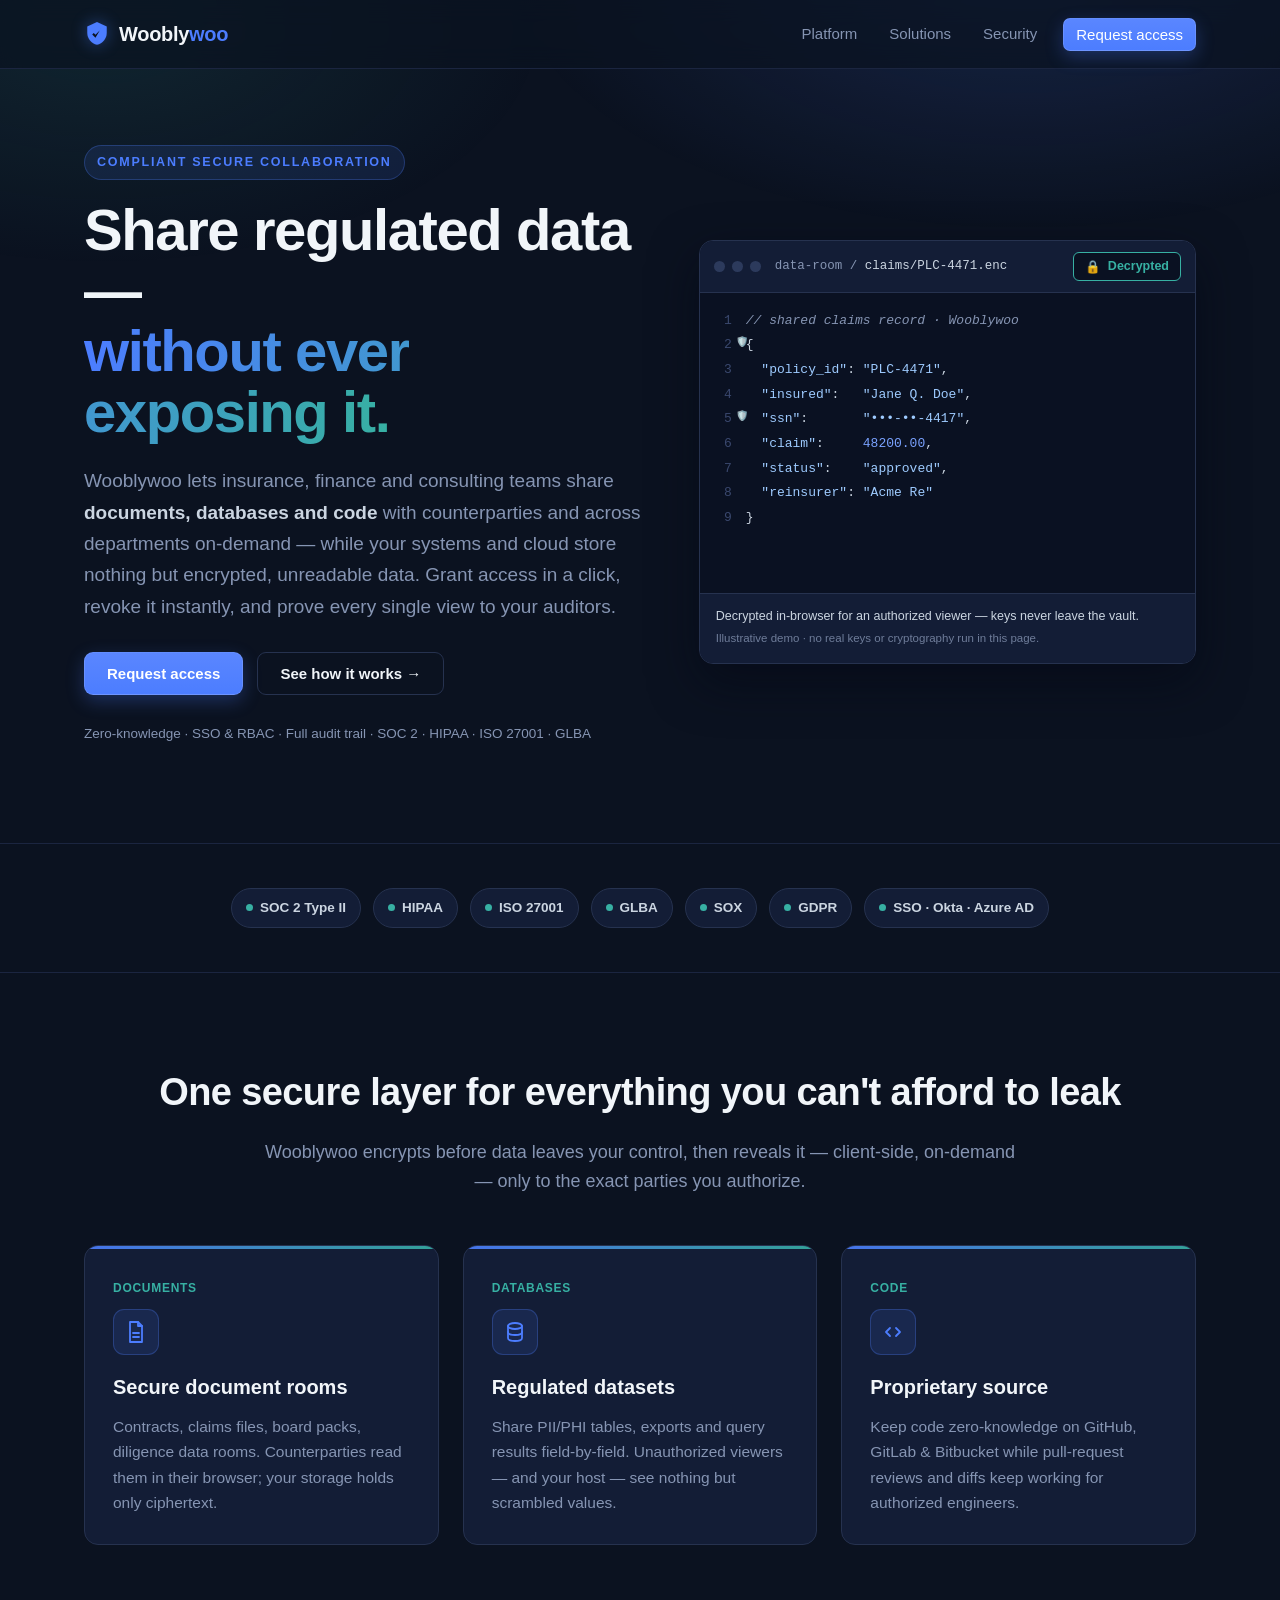
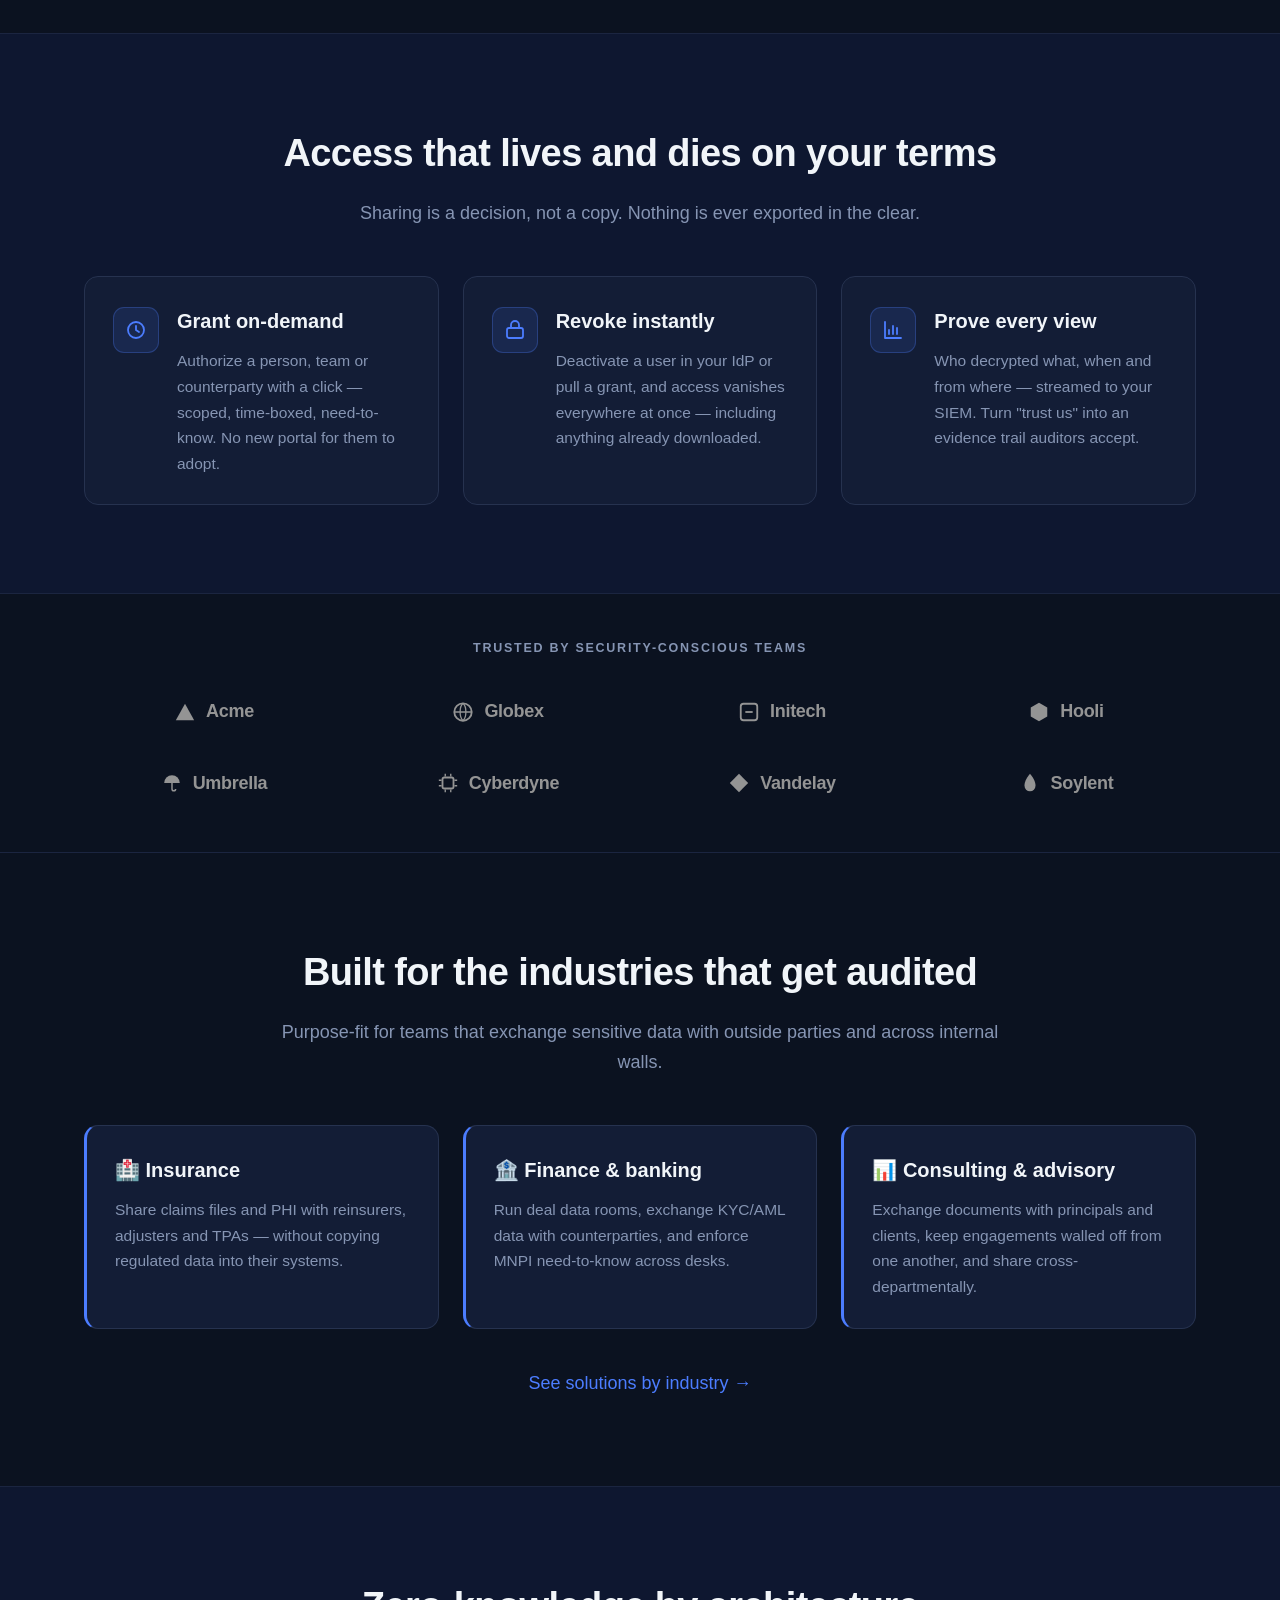
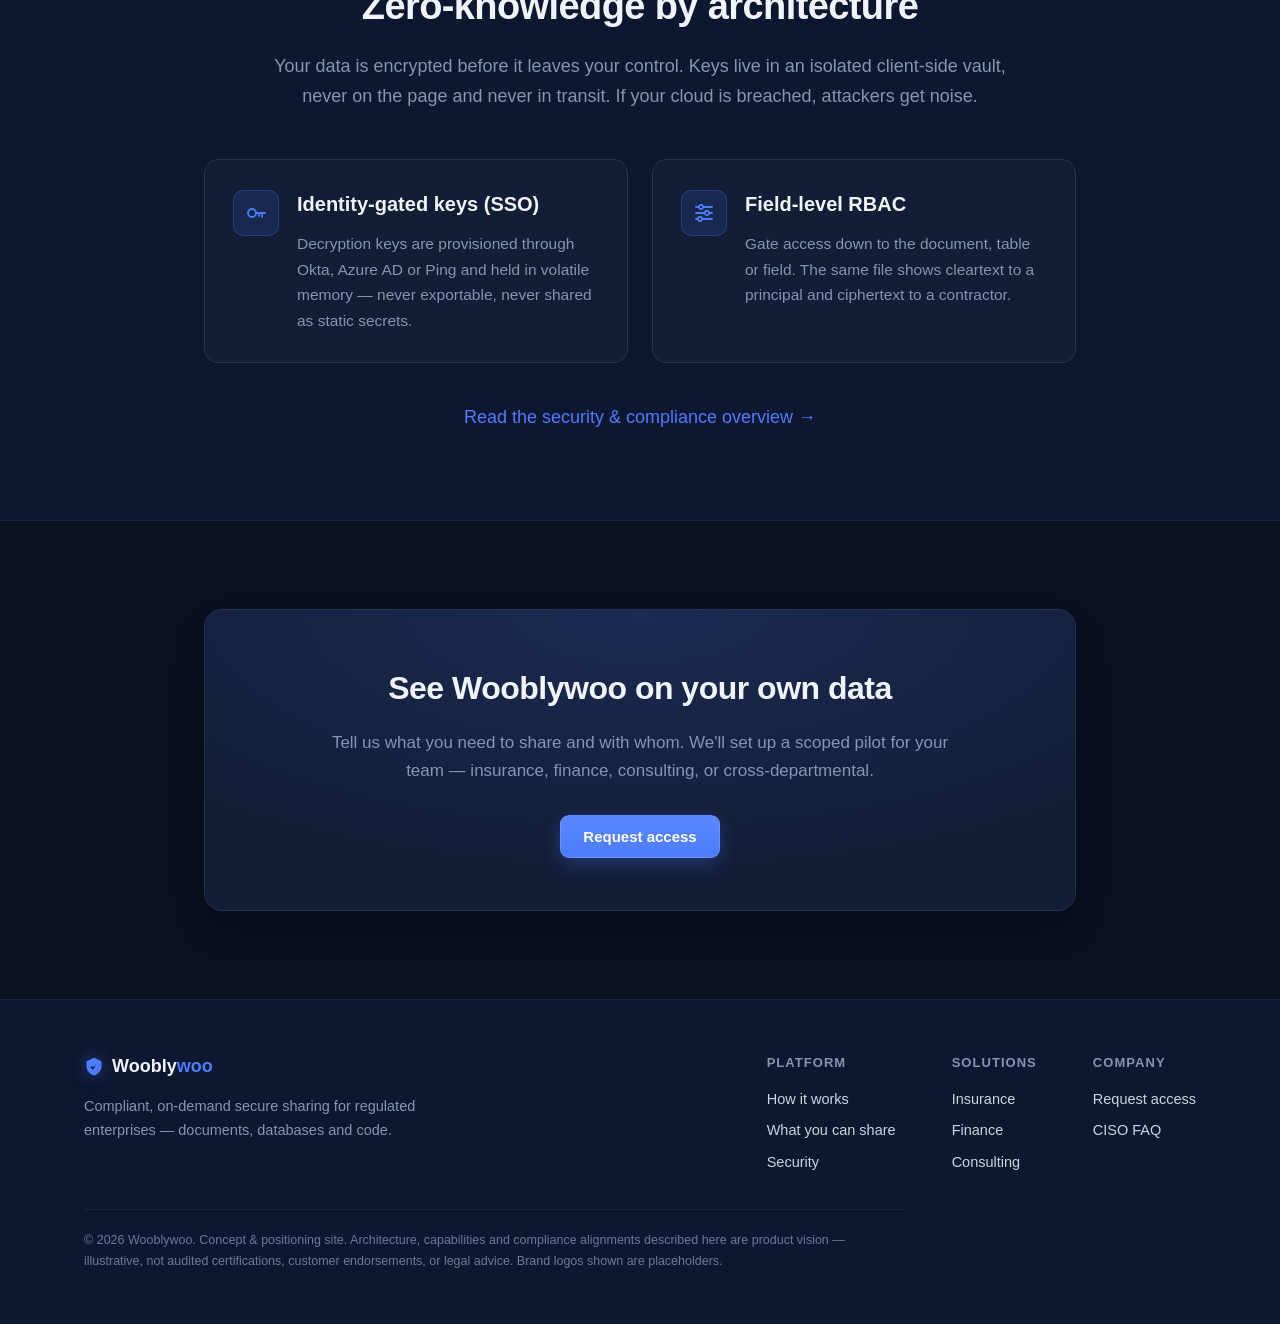
<file: index.html>
<!DOCTYPE html>
<html lang="en">
<head>
  <meta charset="UTF-8" />
  <meta name="viewport" content="width=device-width, initial-scale=1.0" />
  <title>Wooblywoo — Compliant, on-demand secure data sharing for regulated enterprises</title>
  <meta name="description" content="Wooblywoo lets insurance, finance and consulting teams share documents, databases and code with counterparties and across departments on-demand — while your systems store only encrypted, unreadable data. Grant in a click, revoke instantly, prove every view." />
  <meta name="color-scheme" content="dark" />
  <meta property="og:type" content="website" />
  <meta property="og:title" content="Wooblywoo — Share regulated data without ever exposing it" />
  <meta property="og:description" content="On-demand, zero-knowledge sharing of documents, databases and code for insurance, finance and consulting." />
  <link rel="icon" href="data:image/svg+xml,%3Csvg xmlns='http://www.w3.org/2000/svg' viewBox='0 0 24 24'%3E%3Cpath fill='%234c7dff' d='M12 1 3 5v6c0 5 3.8 9.7 9 11 5.2-1.3 9-6 9-11V5l-9-4Z'/%3E%3Cpath fill='%230b1220' d='m10.6 15.4-3-3 1.4-1.4 1.6 1.6 3.9-3.9L16 6.2l-5.4 9.2Z'/%3E%3C/svg%3E" />
  <link rel="stylesheet" href="styles.css" />
</head>
<body>
  <a class="skip-link" href="#hero">Skip to content</a>

  <header class="site-header">
    <div class="container header-inner">
      <a class="logo" href="index.html" aria-label="Wooblywoo home">
        <svg class="logo-mark" viewBox="0 0 24 24" width="26" height="26" aria-hidden="true"><path fill="var(--accent)" d="M12 1 3 5v6c0 5 3.8 9.7 9 11 5.2-1.3 9-6 9-11V5l-9-4Z" /><path fill="var(--bg)" d="m10.6 15.4-3-3 1.4-1.4 1.6 1.6 3.9-3.9L16 6.2l-5.4 9.2Z" /></svg>
        <span>Woobly<span class="logo-accent">woo</span></span>
      </a>
      <button class="nav-toggle" aria-expanded="false" aria-controls="primary-nav" aria-label="Toggle navigation"><span></span><span></span><span></span></button>
      <nav id="primary-nav" class="primary-nav" aria-label="Primary">
        <a href="platform.html">Platform</a>
        <a href="solutions.html">Solutions</a>
        <a href="security.html">Security</a>
        <a class="btn btn-primary btn-sm" href="contact.html">Request access</a>
      </nav>
    </div>
  </header>

  <main>
    <!-- HERO -->
    <section class="hero" id="hero">
      <div class="container hero-grid">
        <div class="hero-copy">
          <span class="eyebrow">Compliant secure collaboration</span>
          <h1>Share regulated data —<br /><span class="grad">without ever exposing it.</span></h1>
          <p class="hero-sub">
            Wooblywoo lets insurance, finance and consulting teams share
            <em>documents, databases and code</em> with counterparties and across departments
            on-demand — while your systems and cloud store nothing but encrypted, unreadable data.
            Grant access in a click, revoke it instantly, and prove every single view to your auditors.
          </p>
          <div class="hero-cta">
            <a class="btn btn-primary" href="contact.html">Request access</a>
            <a class="btn btn-ghost" href="platform.html">See how it works →</a>
          </div>
          <p class="hero-note">Zero-knowledge · SSO &amp; RBAC · Full audit trail · SOC&nbsp;2 · HIPAA · ISO&nbsp;27001 · GLBA</p>
        </div>

        <figure class="demo" aria-label="A shared claims record shown as ciphertext, then decrypted in the browser for an authorized viewer">
          <div class="demo-chrome">
            <div class="demo-dots"><span></span><span></span><span></span></div>
            <div class="demo-file"><span class="demo-path">data-room</span> / <span class="demo-name">claims/PLC-4471.enc</span></div>
            <button id="demo-toggle" class="demo-toggle" type="button" aria-pressed="false">
              <span class="demo-toggle-icon" aria-hidden="true">🔓</span><span class="demo-toggle-label">Locked</span>
            </button>
          </div>
          <div id="code" class="demo-code" role="img" aria-label="A claims record shown as encrypted ciphertext, then decrypted into readable fields with verified-field shields"></div>
          <figcaption class="demo-caption">
            <span id="demo-status">Ciphertext at rest — what your servers and cloud actually store.</span>
            <span class="demo-note">Illustrative demo · no real keys or cryptography run in this page.</span>
          </figcaption>
        </figure>
      </div>
    </section>

    <!-- COMPLIANCE STRIP -->
    <section class="trusted">
      <div class="container">
        <ul class="compliance-strip reveal-group" aria-label="Compliance alignment">
          <li><span class="dot"></span>SOC 2 Type II</li>
          <li><span class="dot"></span>HIPAA</li>
          <li><span class="dot"></span>ISO 27001</li>
          <li><span class="dot"></span>GLBA</li>
          <li><span class="dot"></span>SOX</li>
          <li><span class="dot"></span>GDPR</li>
          <li><span class="dot"></span>SSO · Okta · Azure AD</li>
        </ul>
      </div>
    </section>

    <!-- PILLARS -->
    <section class="section" id="what">
      <div class="container">
        <h2 class="section-title">One secure layer for everything you can't afford to leak</h2>
        <p class="section-lead">Wooblywoo encrypts before data leaves your control, then reveals it — client-side, on-demand — only to the exact parties you authorize.</p>
        <div class="grid grid-3 reveal-group">
          <article class="card pillar">
            <span class="tag">Documents</span>
            <div class="card-icon"><svg viewBox="0 0 24 24" fill="none" stroke="#4c7dff" stroke-width="1.8" stroke-linejoin="round" stroke-linecap="round"><path d="M6 2h8l4 4v16H6z"/><path d="M14 2v4h4"/><path d="M9 13h6M9 17h6"/></svg></div>
            <h3>Secure document rooms</h3>
            <p>Contracts, claims files, board packs, diligence data rooms. Counterparties read them in their browser; your storage holds only ciphertext.</p>
          </article>
          <article class="card pillar">
            <span class="tag">Databases</span>
            <div class="card-icon"><svg viewBox="0 0 24 24" fill="none" stroke="#4c7dff" stroke-width="1.8" stroke-linecap="round"><ellipse cx="12" cy="6" rx="7" ry="3"/><path d="M5 6v6c0 1.7 3.1 3 7 3s7-1.3 7-3V6"/><path d="M5 12v6c0 1.7 3.1 3 7 3s7-1.3 7-3v-6"/></svg></div>
            <h3>Regulated datasets</h3>
            <p>Share PII/PHI tables, exports and query results field-by-field. Unauthorized viewers — and your host — see nothing but scrambled values.</p>
          </article>
          <article class="card pillar">
            <span class="tag">Code</span>
            <div class="card-icon"><svg viewBox="0 0 24 24" fill="none" stroke="#4c7dff" stroke-width="1.8" stroke-linecap="round" stroke-linejoin="round"><path d="M9 8l-4 4 4 4M15 8l4 4-4 4"/></svg></div>
            <h3>Proprietary source</h3>
            <p>Keep code zero-knowledge on GitHub, GitLab &amp; Bitbucket while pull-request reviews and diffs keep working for authorized engineers.</p>
          </article>
        </div>
      </div>
    </section>

    <!-- ON-DEMAND -->
    <section class="section section-alt" id="ondemand">
      <div class="container">
        <h2 class="section-title">Access that lives and dies on your terms</h2>
        <p class="section-lead">Sharing is a decision, not a copy. Nothing is ever exported in the clear.</p>
        <div class="grid grid-3 reveal-group">
          <article class="card feature-row">
            <div class="card-icon"><svg viewBox="0 0 24 24" fill="none" stroke="#4c7dff" stroke-width="1.8" stroke-linecap="round"><circle cx="12" cy="12" r="8"/><path d="M12 8v4l3 2"/></svg></div>
            <div><h3>Grant on-demand</h3><p>Authorize a person, team or counterparty with a click — scoped, time-boxed, need-to-know. No new portal for them to adopt.</p></div>
          </article>
          <article class="card feature-row">
            <div class="card-icon"><svg viewBox="0 0 24 24" fill="none" stroke="#4c7dff" stroke-width="1.8" stroke-linecap="round"><rect x="4" y="10" width="16" height="10" rx="2"/><path d="M8 10V7a4 4 0 0 1 8 0v3"/></svg></div>
            <div><h3>Revoke instantly</h3><p>Deactivate a user in your IdP or pull a grant, and access vanishes everywhere at once — including anything already downloaded.</p></div>
          </article>
          <article class="card feature-row">
            <div class="card-icon"><svg viewBox="0 0 24 24" fill="none" stroke="#4c7dff" stroke-width="1.8" stroke-linecap="round" stroke-linejoin="round"><path d="M4 20V4M4 20h16M8 16v-4M12 16V8M16 16v-6"/></svg></div>
            <div><h3>Prove every view</h3><p>Who decrypted what, when and from where — streamed to your SIEM. Turn "trust us" into an evidence trail auditors accept.</p></div>
          </article>
        </div>
      </div>
    </section>

    <!-- TRUSTED BY -->
    <section class="trusted" id="trusted">
      <div class="container">
        <p class="trusted-eyebrow">Trusted by security-conscious teams</p>
        <!-- Placeholder brands — swap these wordmarks for your real customer logos before launch. -->
        <ul class="logo-wall reveal-group" aria-label="Customer logos (illustrative placeholders)">
          <li class="brand"><svg viewBox="0 0 24 24" width="22" height="22" aria-hidden="true"><path fill="currentColor" d="M12 3 22 21H2Z"/></svg><span class="wordmark">Acme</span></li>
          <li class="brand"><svg viewBox="0 0 24 24" width="22" height="22" aria-hidden="true"><circle cx="12" cy="12" r="9.5" fill="none" stroke="currentColor" stroke-width="2"/><path d="M2.5 12h19M12 2.5c4.2 4 4.2 15 0 19M12 2.5c-4.2 4-4.2 15 0 19" fill="none" stroke="currentColor" stroke-width="1.4"/></svg><span class="wordmark">Globex</span></li>
          <li class="brand"><svg viewBox="0 0 24 24" width="22" height="22" aria-hidden="true"><rect x="3" y="3" width="18" height="18" rx="3" fill="none" stroke="currentColor" stroke-width="2"/><path d="M8 12h8" stroke="currentColor" stroke-width="2"/></svg><span class="wordmark">Initech</span></li>
          <li class="brand"><svg viewBox="0 0 24 24" width="22" height="22" aria-hidden="true"><path fill="currentColor" d="M12 2 21 7v10l-9 5-9-5V7Z"/></svg><span class="wordmark">Hooli</span></li>
          <li class="brand"><svg viewBox="0 0 24 24" width="22" height="22" aria-hidden="true"><path d="M12 3.5a8.5 8.5 0 0 1 8.5 8.5h-17A8.5 8.5 0 0 1 12 3.5Z" fill="currentColor"/><path d="M12 12v6.5a2 2 0 0 0 4 0" fill="none" stroke="currentColor" stroke-width="1.6"/></svg><span class="wordmark">Umbrella</span></li>
          <li class="brand"><svg viewBox="0 0 24 24" width="22" height="22" aria-hidden="true"><rect x="6" y="6" width="12" height="12" rx="2" fill="none" stroke="currentColor" stroke-width="2"/><path d="M9 2v3M15 2v3M9 19v3M15 19v3M2 9h3M2 15h3M19 9h3M19 15h3" stroke="currentColor" stroke-width="1.5"/></svg><span class="wordmark">Cyberdyne</span></li>
          <li class="brand"><svg viewBox="0 0 24 24" width="22" height="22" aria-hidden="true"><path fill="currentColor" d="M12 2 22 12 12 22 2 12Z"/></svg><span class="wordmark">Vandelay</span></li>
          <li class="brand"><svg viewBox="0 0 24 24" width="22" height="22" aria-hidden="true"><path fill="currentColor" d="M12 2c-5 6-6 10-6 13a6 6 0 0 0 12 0c0-3-1-7-6-13Z"/></svg><span class="wordmark">Soylent</span></li>
        </ul>
      </div>
    </section>

    <!-- INDUSTRIES TEASER -->
    <section class="section" id="industries">
      <div class="container">
        <h2 class="section-title">Built for the industries that get audited</h2>
        <p class="section-lead">Purpose-fit for teams that exchange sensitive data with outside parties and across internal walls.</p>
        <div class="grid grid-3 reveal-group">
          <article class="card industry">
            <h3>🏥 Insurance</h3>
            <p>Share claims files and PHI with reinsurers, adjusters and TPAs — without copying regulated data into their systems.</p>
          </article>
          <article class="card industry">
            <h3>🏦 Finance &amp; banking</h3>
            <p>Run deal data rooms, exchange KYC/AML data with counterparties, and enforce MNPI need-to-know across desks.</p>
          </article>
          <article class="card industry">
            <h3>📊 Consulting &amp; advisory</h3>
            <p>Exchange documents with principals and clients, keep engagements walled off from one another, and share cross-departmentally.</p>
          </article>
        </div>
        <p class="section-lead" style="margin:40px auto 0;"><a href="solutions.html">See solutions by industry →</a></p>
      </div>
    </section>

    <!-- SECURITY TEASER -->
    <section class="section section-alt" id="security">
      <div class="container narrow">
        <h2 class="section-title">Zero-knowledge by architecture</h2>
        <p class="section-lead">Your data is encrypted before it leaves your control. Keys live in an isolated client-side vault, never on the page and never in transit. If your cloud is breached, attackers get noise.</p>
        <div class="grid grid-2 reveal-group">
          <article class="card feature-row">
            <div class="card-icon"><svg viewBox="0 0 24 24" fill="none" stroke="#4c7dff" stroke-width="1.8" stroke-linecap="round"><circle cx="8" cy="12" r="4"/><path d="M12 12h9M18 12v4M15 12v3"/></svg></div>
            <div><h3>Identity-gated keys (SSO)</h3><p>Decryption keys are provisioned through Okta, Azure AD or Ping and held in volatile memory — never exportable, never shared as static secrets.</p></div>
          </article>
          <article class="card feature-row">
            <div class="card-icon"><svg viewBox="0 0 24 24" fill="none" stroke="#4c7dff" stroke-width="1.8" stroke-linecap="round" stroke-linejoin="round"><path d="M4 6h16M4 12h16M4 18h16"/><circle cx="9" cy="6" r="2" fill="#0b1220"/><circle cx="15" cy="12" r="2" fill="#0b1220"/><circle cx="8" cy="18" r="2" fill="#0b1220"/></svg></div>
            <div><h3>Field-level RBAC</h3><p>Gate access down to the document, table or field. The same file shows cleartext to a principal and ciphertext to a contractor.</p></div>
          </article>
        </div>
        <p class="section-lead" style="margin:40px auto 0;"><a href="security.html">Read the security &amp; compliance overview →</a></p>
      </div>
    </section>

    <!-- CTA -->
    <section class="section cta-section" id="cta">
      <div class="container narrow">
        <div class="cta-card reveal">
          <h2>See Wooblywoo on your own data</h2>
          <p>Tell us what you need to share and with whom. We'll set up a scoped pilot for your team — insurance, finance, consulting, or cross-departmental.</p>
          <a class="btn btn-primary" href="contact.html">Request access</a>
        </div>
      </div>
    </section>
  </main>

  <footer class="site-footer">
    <div class="container">
      <div class="footer-top">
        <div>
          <div class="footer-brand">
            <svg class="logo-mark" viewBox="0 0 24 24" width="20" height="20" aria-hidden="true"><path fill="var(--accent)" d="M12 1 3 5v6c0 5 3.8 9.7 9 11 5.2-1.3 9-6 9-11V5l-9-4Z" /><path fill="var(--bg)" d="m10.6 15.4-3-3 1.4-1.4 1.6 1.6 3.9-3.9L16 6.2l-5.4 9.2Z" /></svg>
            <span>Woobly<span class="logo-accent">woo</span></span>
          </div>
          <p>Compliant, on-demand secure sharing for regulated enterprises — documents, databases and code.</p>
        </div>
        <div class="footer-cols">
          <div class="footer-col"><h5>Platform</h5><a href="platform.html">How it works</a><a href="platform.html#assets">What you can share</a><a href="security.html">Security</a></div>
          <div class="footer-col"><h5>Solutions</h5><a href="solutions.html#insurance">Insurance</a><a href="solutions.html#finance">Finance</a><a href="solutions.html#consulting">Consulting</a></div>
          <div class="footer-col"><h5>Company</h5><a href="contact.html">Request access</a><a href="security.html#faq">CISO FAQ</a></div>
        </div>
      </div>
      <p class="footer-legal">© 2026 Wooblywoo. Concept &amp; positioning site. Architecture, capabilities and compliance alignments described here are product vision — illustrative, not audited certifications, customer endorsements, or legal advice. Brand logos shown are placeholders.</p>
    </div>
  </footer>

  <script src="site.js" defer></script>
</body>
</html>
</file>
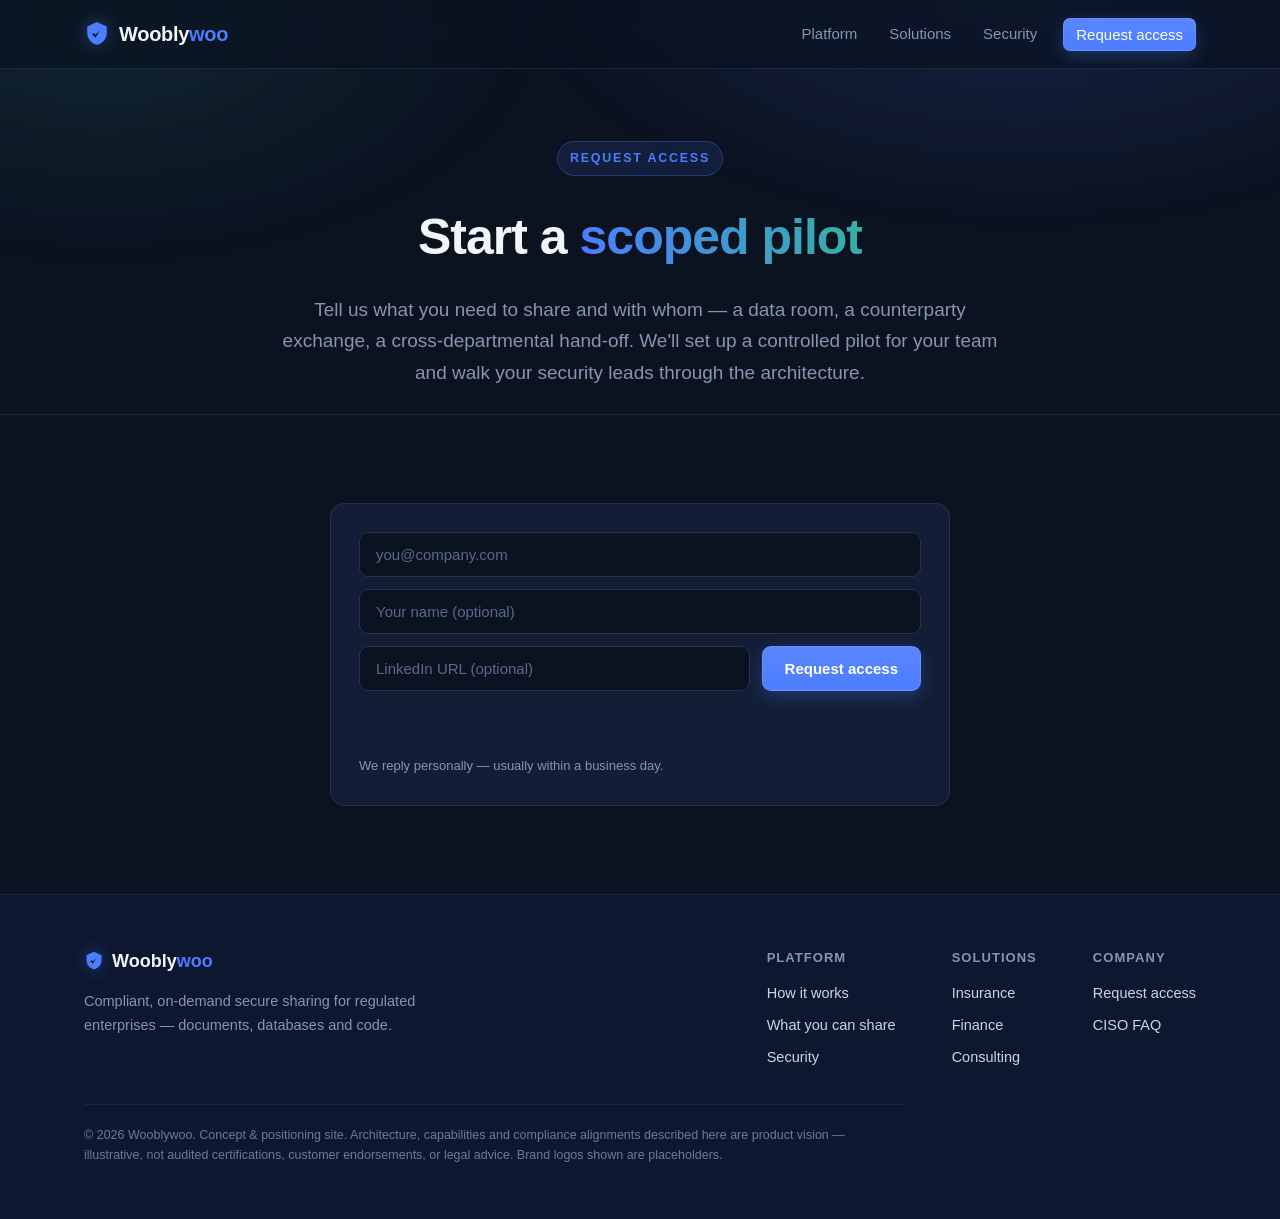
<file: contact.html>
<!DOCTYPE html>
<html lang="en">
<head>
  <meta charset="UTF-8" />
  <meta name="viewport" content="width=device-width, initial-scale=1.0" />
  <title>Request access | Wooblywoo</title>
  <meta name="description" content="Request access to a scoped Wooblywoo pilot for your insurance, finance or consulting team." />
  <meta name="color-scheme" content="dark" />
  <link rel="icon" href="data:image/svg+xml,%3Csvg xmlns='http://www.w3.org/2000/svg' viewBox='0 0 24 24'%3E%3Cpath fill='%234c7dff' d='M12 1 3 5v6c0 5 3.8 9.7 9 11 5.2-1.3 9-6 9-11V5l-9-4Z'/%3E%3Cpath fill='%230b1220' d='m10.6 15.4-3-3 1.4-1.4 1.6 1.6 3.9-3.9L16 6.2l-5.4 9.2Z'/%3E%3C/svg%3E" />
  <link rel="stylesheet" href="styles.css" />
</head>
<body>
  <a class="skip-link" href="#main">Skip to content</a>

  <header class="site-header">
    <div class="container header-inner">
      <a class="logo" href="index.html" aria-label="Wooblywoo home">
        <svg class="logo-mark" viewBox="0 0 24 24" width="26" height="26" aria-hidden="true"><path fill="var(--accent)" d="M12 1 3 5v6c0 5 3.8 9.7 9 11 5.2-1.3 9-6 9-11V5l-9-4Z" /><path fill="var(--bg)" d="m10.6 15.4-3-3 1.4-1.4 1.6 1.6 3.9-3.9L16 6.2l-5.4 9.2Z" /></svg>
        <span>Woobly<span class="logo-accent">woo</span></span>
      </a>
      <button class="nav-toggle" aria-expanded="false" aria-controls="primary-nav" aria-label="Toggle navigation"><span></span><span></span><span></span></button>
      <nav id="primary-nav" class="primary-nav" aria-label="Primary">
        <a href="platform.html">Platform</a>
        <a href="solutions.html">Solutions</a>
        <a href="security.html">Security</a>
        <a class="btn btn-primary btn-sm" href="contact.html" aria-current="page">Request access</a>
      </nav>
    </div>
  </header>

  <main id="main">
    <section class="page-hero">
      <div class="container">
        <span class="eyebrow">Request access</span>
        <h1>Start a <span class="grad">scoped pilot</span></h1>
        <p>Tell us what you need to share and with whom — a data room, a counterparty exchange, a cross-departmental hand-off. We'll set up a controlled pilot for your team and walk your security leads through the architecture.</p>
      </div>
    </section>

    <section class="section">
      <div class="container narrow">
        <div class="form-panel reveal">
          <form id="pilot-form" class="form-fallback" method="POST" data-touchpoint="true"
            action="https://touchpoints.app/api/forms/35c55700-eea5-415b-82a6-b6c010bdafac/submit" novalidate>
            <label class="visually-hidden" for="email">Work email</label>
            <input id="email" type="email" name="question_174" placeholder="you@company.com" autocomplete="email" required />

            <label class="visually-hidden" for="name">Name</label>
            <input id="name" type="text" name="question_175" placeholder="Your name (optional)" autocomplete="name" />

            <div class="input-row">
              <label class="visually-hidden" for="linkedin">LinkedIn</label>
              <input id="linkedin" type="url" name="question_176" placeholder="LinkedIn URL (optional)" autocomplete="url" />
              <button class="btn btn-primary" type="submit">Request access</button>
            </div>
            <p id="form-msg" class="form-msg" role="status" aria-live="polite"></p>
          </form>
          <p class="cta-fineprint">We reply personally — usually within a business day.</p>
        </div>
      </div>
    </section>
  </main>

  <footer class="site-footer">
    <div class="container">
      <div class="footer-top">
        <div>
          <div class="footer-brand"><svg class="logo-mark" viewBox="0 0 24 24" width="20" height="20" aria-hidden="true"><path fill="var(--accent)" d="M12 1 3 5v6c0 5 3.8 9.7 9 11 5.2-1.3 9-6 9-11V5l-9-4Z" /><path fill="var(--bg)" d="m10.6 15.4-3-3 1.4-1.4 1.6 1.6 3.9-3.9L16 6.2l-5.4 9.2Z" /></svg><span>Woobly<span class="logo-accent">woo</span></span></div>
          <p>Compliant, on-demand secure sharing for regulated enterprises — documents, databases and code.</p>
        </div>
        <div class="footer-cols">
          <div class="footer-col"><h5>Platform</h5><a href="platform.html">How it works</a><a href="platform.html#assets">What you can share</a><a href="security.html">Security</a></div>
          <div class="footer-col"><h5>Solutions</h5><a href="solutions.html#insurance">Insurance</a><a href="solutions.html#finance">Finance</a><a href="solutions.html#consulting">Consulting</a></div>
          <div class="footer-col"><h5>Company</h5><a href="contact.html">Request access</a><a href="security.html#faq">CISO FAQ</a></div>
        </div>
      </div>
      <p class="footer-legal">© 2026 Wooblywoo. Concept &amp; positioning site. Architecture, capabilities and compliance alignments described here are product vision — illustrative, not audited certifications, customer endorsements, or legal advice. Brand logos shown are placeholders.</p>
    </div>
  </footer>

  <script src="site.js" defer></script>
</body>
</html>
</file>
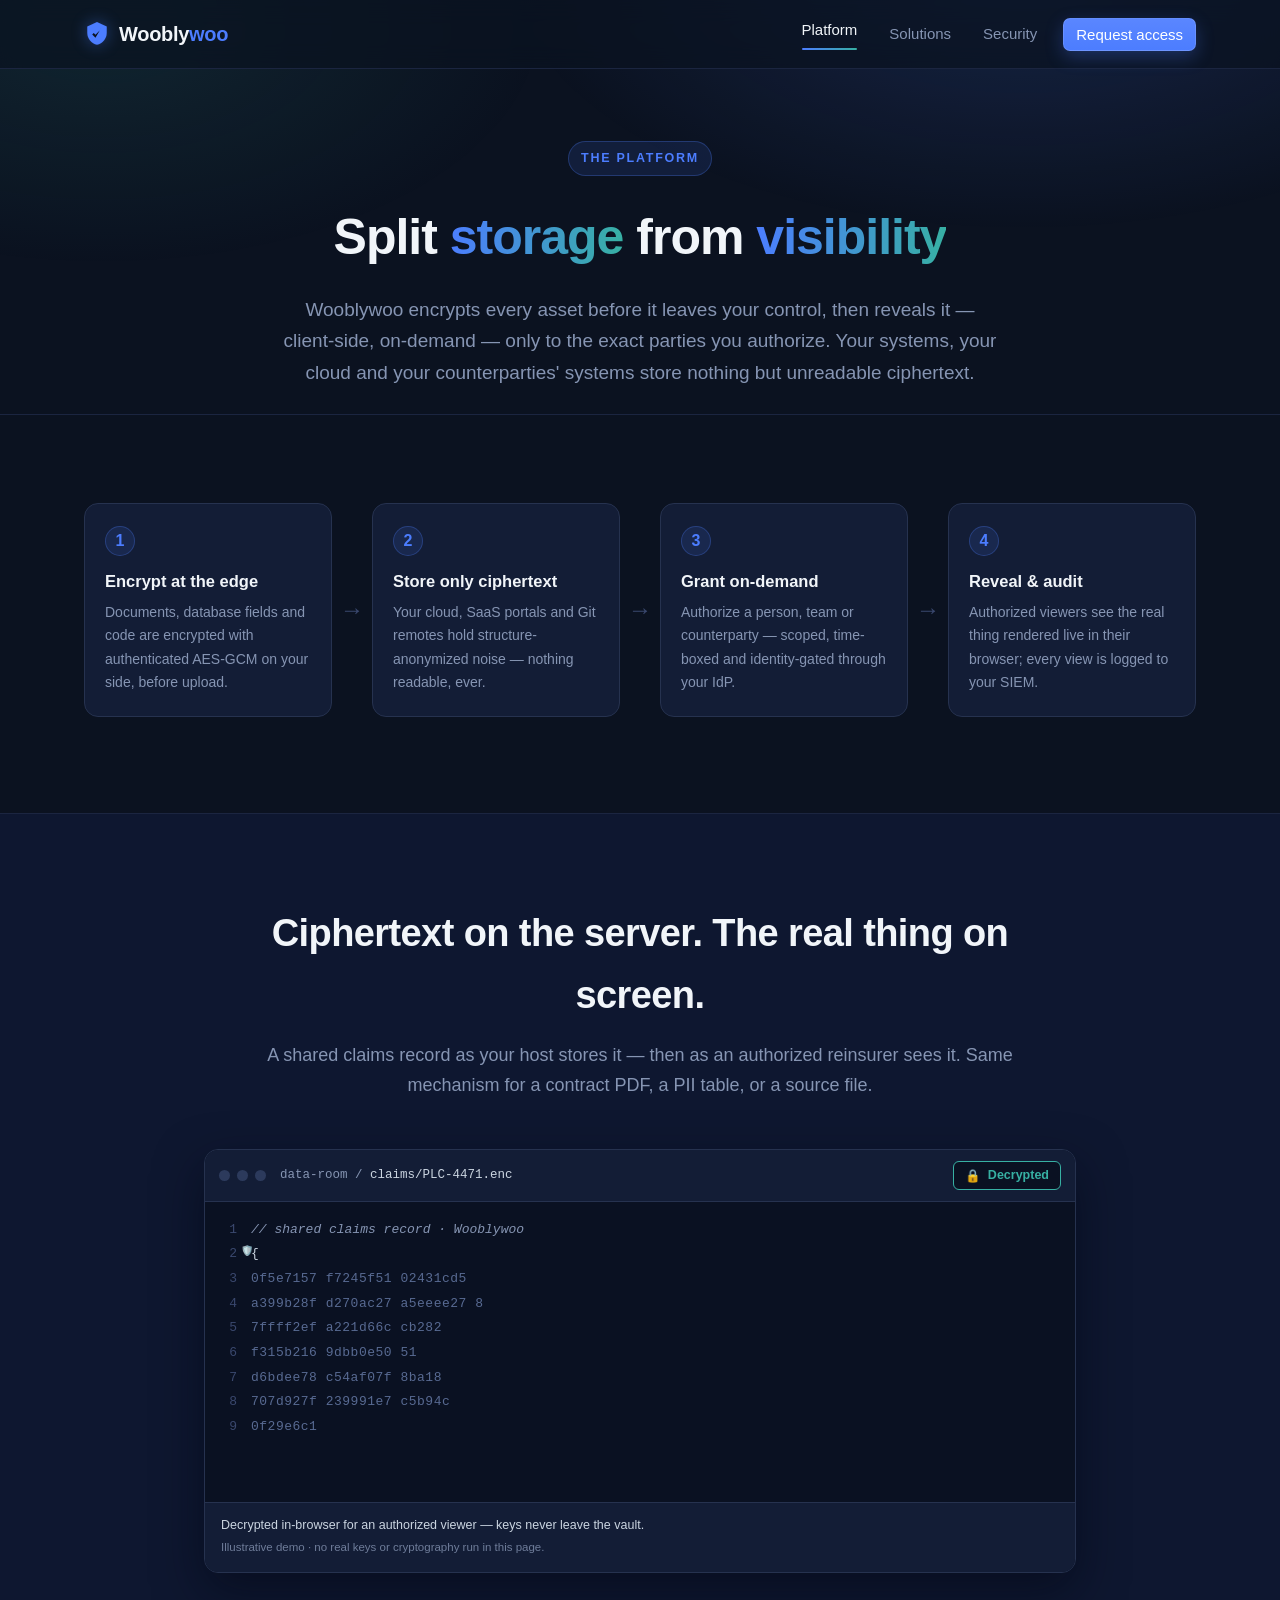
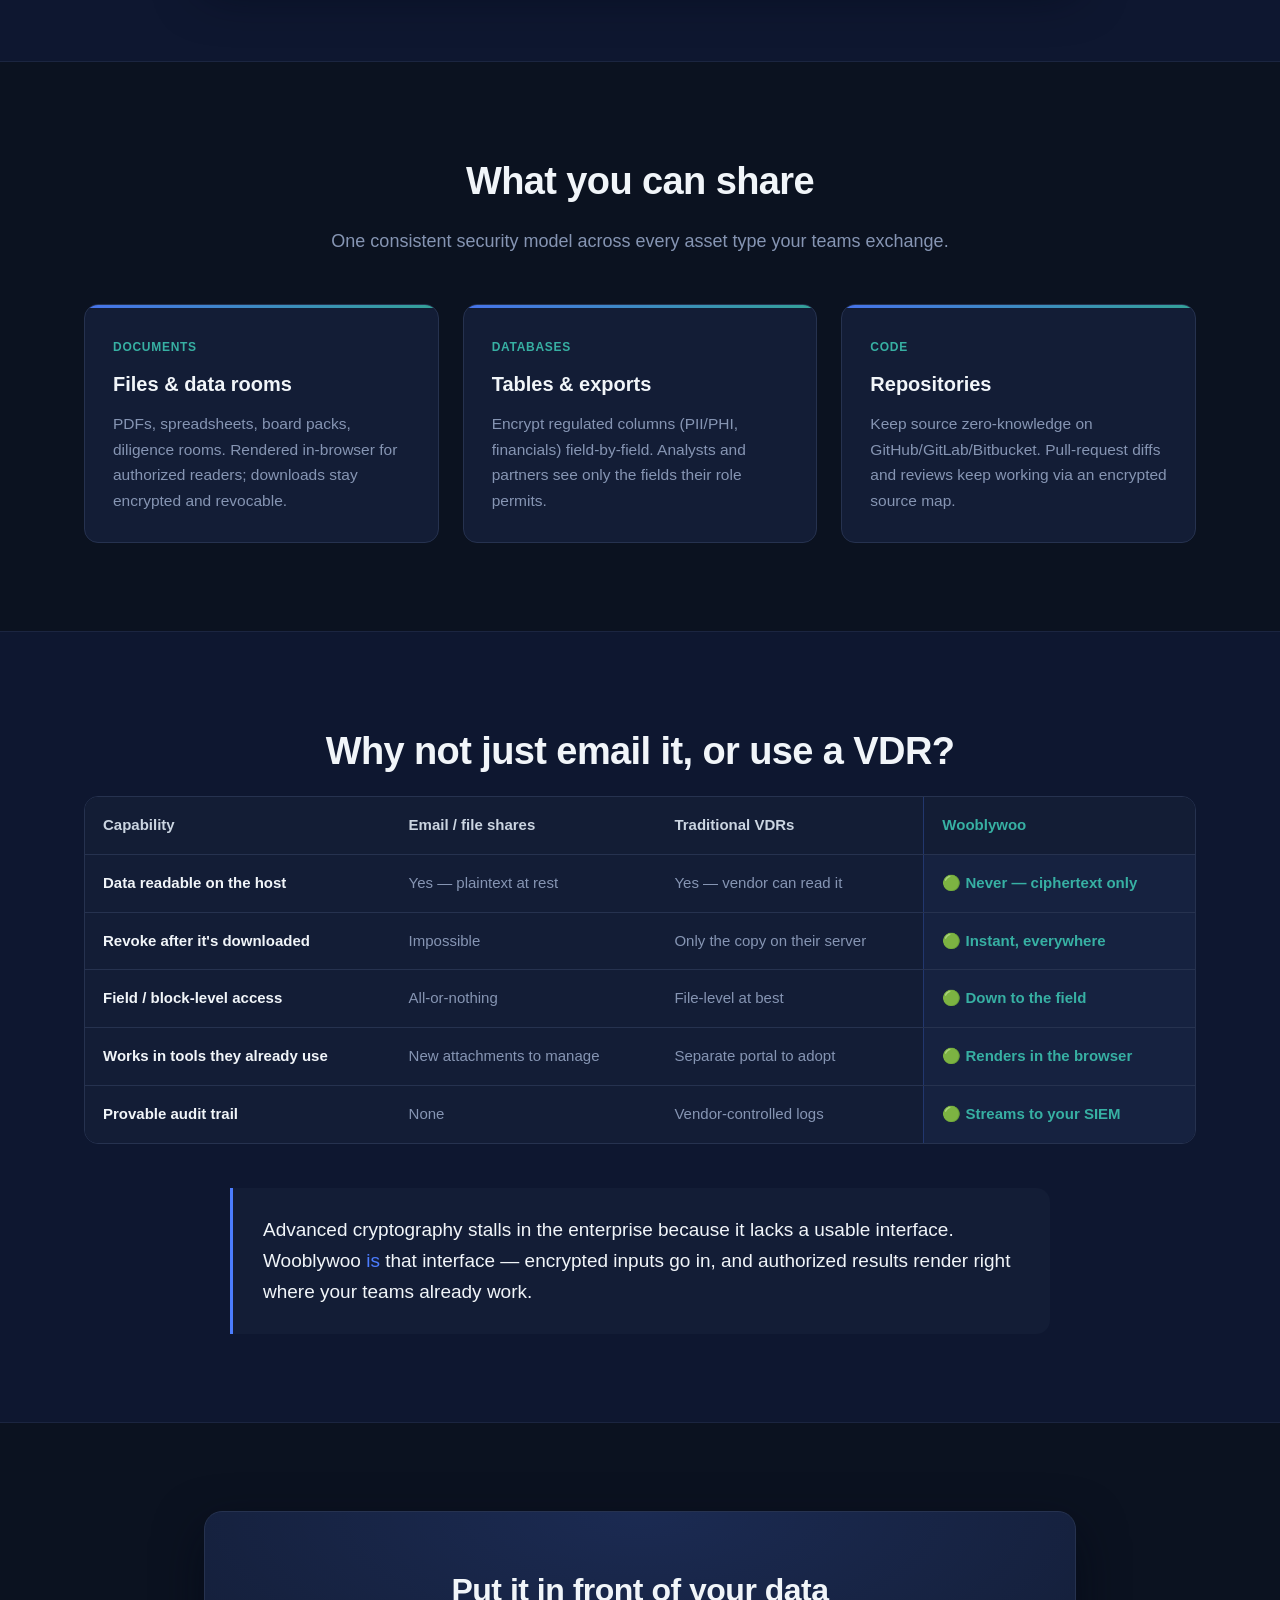
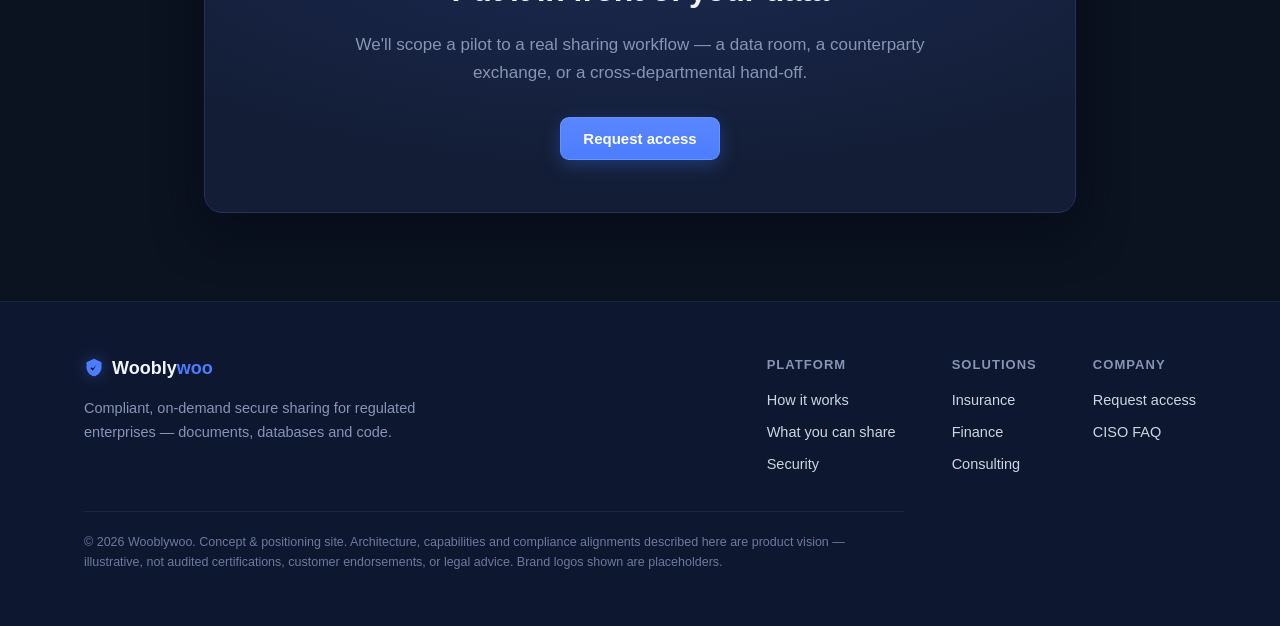
<file: platform.html>
<!DOCTYPE html>
<html lang="en">
<head>
  <meta charset="UTF-8" />
  <meta name="viewport" content="width=device-width, initial-scale=1.0" />
  <title>Platform — How Wooblywoo works</title>
  <meta name="description" content="How Wooblywoo works: encrypt before data leaves your control, store only ciphertext, grant access on-demand, and reveal it client-side to authorized parties with a full audit trail." />
  <meta name="color-scheme" content="dark" />
  <link rel="icon" href="data:image/svg+xml,%3Csvg xmlns='http://www.w3.org/2000/svg' viewBox='0 0 24 24'%3E%3Cpath fill='%234c7dff' d='M12 1 3 5v6c0 5 3.8 9.7 9 11 5.2-1.3 9-6 9-11V5l-9-4Z'/%3E%3Cpath fill='%230b1220' d='m10.6 15.4-3-3 1.4-1.4 1.6 1.6 3.9-3.9L16 6.2l-5.4 9.2Z'/%3E%3C/svg%3E" />
  <link rel="stylesheet" href="styles.css" />
</head>
<body>
  <a class="skip-link" href="#main">Skip to content</a>

  <header class="site-header">
    <div class="container header-inner">
      <a class="logo" href="index.html" aria-label="Wooblywoo home">
        <svg class="logo-mark" viewBox="0 0 24 24" width="26" height="26" aria-hidden="true"><path fill="var(--accent)" d="M12 1 3 5v6c0 5 3.8 9.7 9 11 5.2-1.3 9-6 9-11V5l-9-4Z" /><path fill="var(--bg)" d="m10.6 15.4-3-3 1.4-1.4 1.6 1.6 3.9-3.9L16 6.2l-5.4 9.2Z" /></svg>
        <span>Woobly<span class="logo-accent">woo</span></span>
      </a>
      <button class="nav-toggle" aria-expanded="false" aria-controls="primary-nav" aria-label="Toggle navigation"><span></span><span></span><span></span></button>
      <nav id="primary-nav" class="primary-nav" aria-label="Primary">
        <a href="platform.html" class="active" aria-current="page">Platform</a>
        <a href="solutions.html">Solutions</a>
        <a href="security.html">Security</a>
        <a class="btn btn-primary btn-sm" href="contact.html">Request access</a>
      </nav>
    </div>
  </header>

  <main id="main">
    <section class="page-hero">
      <div class="container">
        <span class="eyebrow">The platform</span>
        <h1>Split <span class="grad">storage</span> from <span class="grad">visibility</span></h1>
        <p>Wooblywoo encrypts every asset before it leaves your control, then reveals it — client-side, on-demand — only to the exact parties you authorize. Your systems, your cloud and your counterparties' systems store nothing but unreadable ciphertext.</p>
      </div>
    </section>

    <!-- FLOW -->
    <section class="section">
      <div class="container">
        <ol class="flow reveal-group" aria-label="How it works">
          <li class="flow-step"><span class="flow-num">1</span><h3>Encrypt at the edge</h3><p>Documents, database fields and code are encrypted with authenticated AES-GCM on your side, before upload.</p></li>
          <li class="flow-arrow" aria-hidden="true">→</li>
          <li class="flow-step"><span class="flow-num">2</span><h3>Store only ciphertext</h3><p>Your cloud, SaaS portals and Git remotes hold structure-anonymized noise — nothing readable, ever.</p></li>
          <li class="flow-arrow" aria-hidden="true">→</li>
          <li class="flow-step"><span class="flow-num">3</span><h3>Grant on-demand</h3><p>Authorize a person, team or counterparty — scoped, time-boxed and identity-gated through your IdP.</p></li>
          <li class="flow-arrow" aria-hidden="true">→</li>
          <li class="flow-step"><span class="flow-num">4</span><h3>Reveal &amp; audit</h3><p>Authorized viewers see the real thing rendered live in their browser; every view is logged to your SIEM.</p></li>
        </ol>
      </div>
    </section>

    <!-- DEMO -->
    <section class="section section-alt">
      <div class="container narrow">
        <h2 class="section-title">Ciphertext on the server. The real thing on screen.</h2>
        <p class="section-lead">A shared claims record as your host stores it — then as an authorized reinsurer sees it. Same mechanism for a contract PDF, a PII table, or a source file.</p>
        <figure class="demo reveal" aria-label="A shared claims record shown as ciphertext, then decrypted in the browser for an authorized viewer">
          <div class="demo-chrome">
            <div class="demo-dots"><span></span><span></span><span></span></div>
            <div class="demo-file"><span class="demo-path">data-room</span> / <span class="demo-name">claims/PLC-4471.enc</span></div>
            <button id="demo-toggle" class="demo-toggle" type="button" aria-pressed="false"><span class="demo-toggle-icon" aria-hidden="true">🔓</span><span class="demo-toggle-label">Locked</span></button>
          </div>
          <div id="code" class="demo-code" role="img" aria-label="A claims record shown as encrypted ciphertext, then decrypted into readable fields"></div>
          <figcaption class="demo-caption">
            <span id="demo-status">Ciphertext at rest — what your servers and cloud actually store.</span>
            <span class="demo-note">Illustrative demo · no real keys or cryptography run in this page.</span>
          </figcaption>
        </figure>
      </div>
    </section>

    <!-- ASSETS -->
    <section class="section" id="assets">
      <div class="container">
        <h2 class="section-title">What you can share</h2>
        <p class="section-lead">One consistent security model across every asset type your teams exchange.</p>
        <div class="grid grid-3 reveal-group">
          <article class="card pillar">
            <span class="tag">Documents</span>
            <h3>Files &amp; data rooms</h3>
            <p>PDFs, spreadsheets, board packs, diligence rooms. Rendered in-browser for authorized readers; downloads stay encrypted and revocable.</p>
          </article>
          <article class="card pillar">
            <span class="tag">Databases</span>
            <h3>Tables &amp; exports</h3>
            <p>Encrypt regulated columns (PII/PHI, financials) field-by-field. Analysts and partners see only the fields their role permits.</p>
          </article>
          <article class="card pillar">
            <span class="tag">Code</span>
            <h3>Repositories</h3>
            <p>Keep source zero-knowledge on GitHub/GitLab/Bitbucket. Pull-request diffs and reviews keep working via an encrypted source map.</p>
          </article>
        </div>
      </div>
    </section>

    <!-- COMPARISON -->
    <section class="section section-alt">
      <div class="container">
        <h2 class="section-title">Why not just email it, or use a VDR?</h2>
        <div class="table-wrap reveal">
          <table class="compare">
            <thead>
              <tr><th scope="col">Capability</th><th scope="col">Email / file shares</th><th scope="col">Traditional VDRs</th><th scope="col" class="col-us">Wooblywoo</th></tr>
            </thead>
            <tbody>
              <tr><th scope="row">Data readable on the host</th><td class="neg">Yes — plaintext at rest</td><td class="neg">Yes — vendor can read it</td><td class="pos">🟢 Never — ciphertext only</td></tr>
              <tr><th scope="row">Revoke after it's downloaded</th><td class="neg">Impossible</td><td class="neg">Only the copy on their server</td><td class="pos">🟢 Instant, everywhere</td></tr>
              <tr><th scope="row">Field / block-level access</th><td class="neg">All-or-nothing</td><td class="neg">File-level at best</td><td class="pos">🟢 Down to the field</td></tr>
              <tr><th scope="row">Works in tools they already use</th><td class="neg">New attachments to manage</td><td class="neg">Separate portal to adopt</td><td class="pos">🟢 Renders in the browser</td></tr>
              <tr><th scope="row">Provable audit trail</th><td class="neg">None</td><td class="neg">Vendor-controlled logs</td><td class="pos">🟢 Streams to your SIEM</td></tr>
            </tbody>
          </table>
        </div>
        <p class="pull-quote reveal">Advanced cryptography stalls in the enterprise because it lacks a usable interface. Wooblywoo <em>is</em> that interface — encrypted inputs go in, and authorized results render right where your teams already work.</p>
      </div>
    </section>

    <section class="section cta-section">
      <div class="container narrow"><div class="cta-card reveal">
        <h2>Put it in front of your data</h2>
        <p>We'll scope a pilot to a real sharing workflow — a data room, a counterparty exchange, or a cross-departmental hand-off.</p>
        <a class="btn btn-primary" href="contact.html">Request access</a>
      </div></div>
    </section>
  </main>

  <footer class="site-footer">
    <div class="container">
      <div class="footer-top">
        <div>
          <div class="footer-brand"><svg class="logo-mark" viewBox="0 0 24 24" width="20" height="20" aria-hidden="true"><path fill="var(--accent)" d="M12 1 3 5v6c0 5 3.8 9.7 9 11 5.2-1.3 9-6 9-11V5l-9-4Z" /><path fill="var(--bg)" d="m10.6 15.4-3-3 1.4-1.4 1.6 1.6 3.9-3.9L16 6.2l-5.4 9.2Z" /></svg><span>Woobly<span class="logo-accent">woo</span></span></div>
          <p>Compliant, on-demand secure sharing for regulated enterprises — documents, databases and code.</p>
        </div>
        <div class="footer-cols">
          <div class="footer-col"><h5>Platform</h5><a href="platform.html">How it works</a><a href="platform.html#assets">What you can share</a><a href="security.html">Security</a></div>
          <div class="footer-col"><h5>Solutions</h5><a href="solutions.html#insurance">Insurance</a><a href="solutions.html#finance">Finance</a><a href="solutions.html#consulting">Consulting</a></div>
          <div class="footer-col"><h5>Company</h5><a href="contact.html">Request access</a><a href="security.html#faq">CISO FAQ</a></div>
        </div>
      </div>
      <p class="footer-legal">© 2026 Wooblywoo. Concept &amp; positioning site. Architecture, capabilities and compliance alignments described here are product vision — illustrative, not audited certifications, customer endorsements, or legal advice. Brand logos shown are placeholders.</p>
    </div>
  </footer>

  <script src="site.js" defer></script>
</body>
</html>
</file>
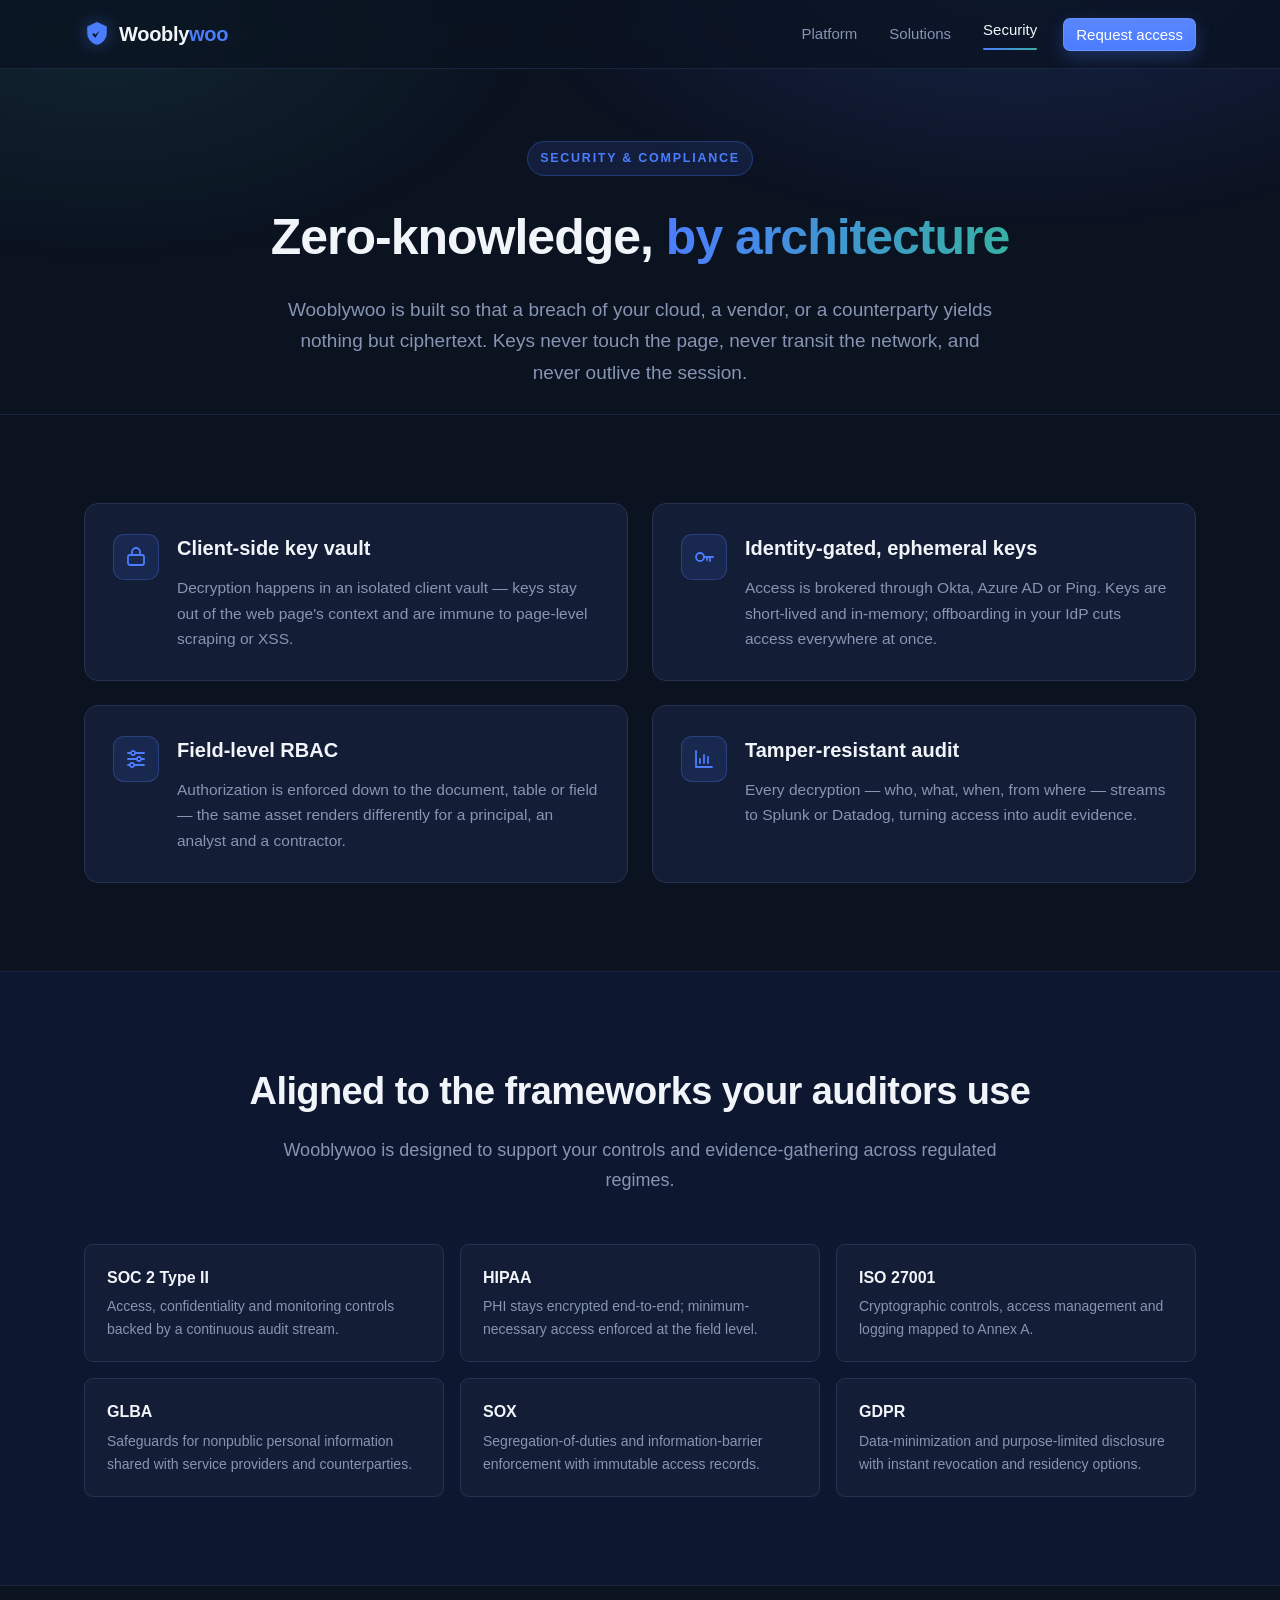
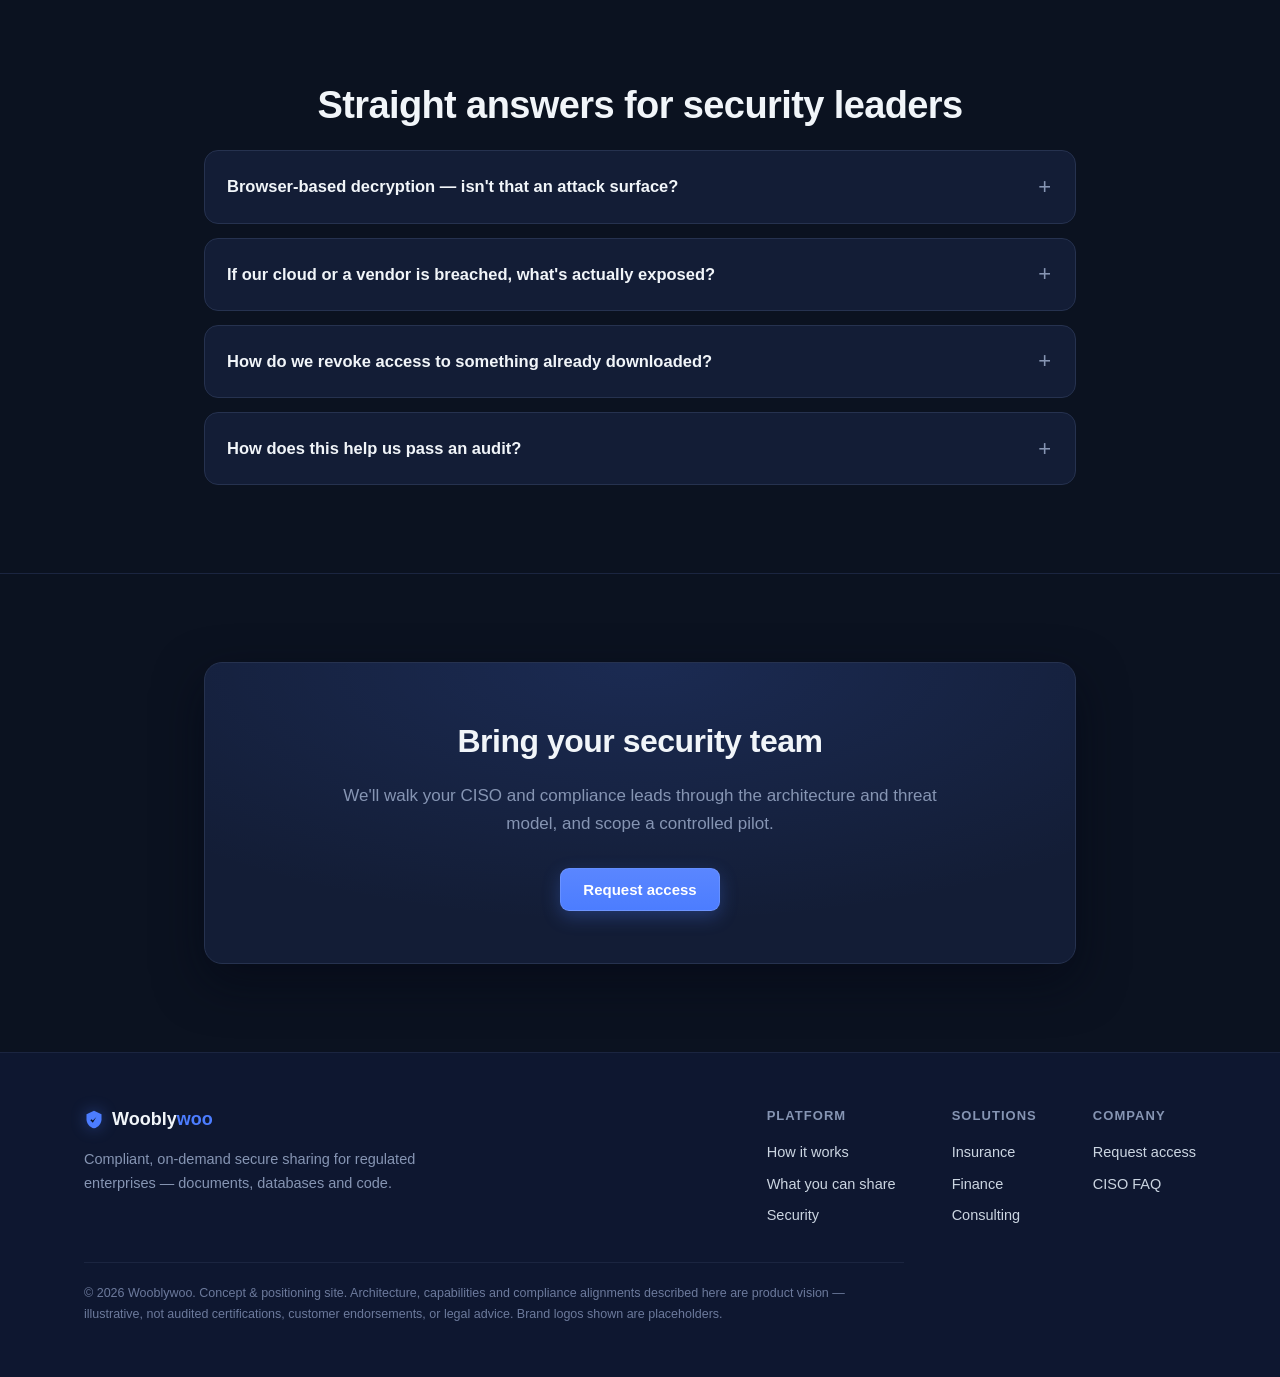
<file: security.html>
<!DOCTYPE html>
<html lang="en">
<head>
  <meta charset="UTF-8" />
  <meta name="viewport" content="width=device-width, initial-scale=1.0" />
  <title>Security &amp; Compliance | Wooblywoo</title>
  <meta name="description" content="Wooblywoo's zero-knowledge architecture: client-side keys, identity-gated access, field-level RBAC and SIEM-streamed audit trails, aligned to SOC 2, HIPAA, ISO 27001, GLBA, SOX and GDPR." />
  <meta name="color-scheme" content="dark" />
  <link rel="icon" href="data:image/svg+xml,%3Csvg xmlns='http://www.w3.org/2000/svg' viewBox='0 0 24 24'%3E%3Cpath fill='%234c7dff' d='M12 1 3 5v6c0 5 3.8 9.7 9 11 5.2-1.3 9-6 9-11V5l-9-4Z'/%3E%3Cpath fill='%230b1220' d='m10.6 15.4-3-3 1.4-1.4 1.6 1.6 3.9-3.9L16 6.2l-5.4 9.2Z'/%3E%3C/svg%3E" />
  <link rel="stylesheet" href="styles.css" />
</head>
<body>
  <a class="skip-link" href="#main">Skip to content</a>

  <header class="site-header">
    <div class="container header-inner">
      <a class="logo" href="index.html" aria-label="Wooblywoo home">
        <svg class="logo-mark" viewBox="0 0 24 24" width="26" height="26" aria-hidden="true"><path fill="var(--accent)" d="M12 1 3 5v6c0 5 3.8 9.7 9 11 5.2-1.3 9-6 9-11V5l-9-4Z" /><path fill="var(--bg)" d="m10.6 15.4-3-3 1.4-1.4 1.6 1.6 3.9-3.9L16 6.2l-5.4 9.2Z" /></svg>
        <span>Woobly<span class="logo-accent">woo</span></span>
      </a>
      <button class="nav-toggle" aria-expanded="false" aria-controls="primary-nav" aria-label="Toggle navigation"><span></span><span></span><span></span></button>
      <nav id="primary-nav" class="primary-nav" aria-label="Primary">
        <a href="platform.html">Platform</a>
        <a href="solutions.html">Solutions</a>
        <a href="security.html" class="active" aria-current="page">Security</a>
        <a class="btn btn-primary btn-sm" href="contact.html">Request access</a>
      </nav>
    </div>
  </header>

  <main id="main">
    <section class="page-hero">
      <div class="container">
        <span class="eyebrow">Security &amp; compliance</span>
        <h1>Zero-knowledge, <span class="grad">by architecture</span></h1>
        <p>Wooblywoo is built so that a breach of your cloud, a vendor, or a counterparty yields nothing but ciphertext. Keys never touch the page, never transit the network, and never outlive the session.</p>
      </div>
    </section>

    <section class="section">
      <div class="container">
        <div class="grid grid-2 reveal-group">
          <article class="card feature-row">
            <div class="card-icon"><svg viewBox="0 0 24 24" fill="none" stroke="#4c7dff" stroke-width="1.8" stroke-linecap="round"><rect x="4" y="10" width="16" height="10" rx="2"/><path d="M8 10V7a4 4 0 0 1 8 0v3"/></svg></div>
            <div><h3>Client-side key vault</h3><p>Decryption happens in an isolated client vault — keys stay out of the web page's context and are immune to page-level scraping or XSS.</p></div>
          </article>
          <article class="card feature-row">
            <div class="card-icon"><svg viewBox="0 0 24 24" fill="none" stroke="#4c7dff" stroke-width="1.8" stroke-linecap="round"><circle cx="8" cy="12" r="4"/><path d="M12 12h9M18 12v4M15 12v3"/></svg></div>
            <div><h3>Identity-gated, ephemeral keys</h3><p>Access is brokered through Okta, Azure AD or Ping. Keys are short-lived and in-memory; offboarding in your IdP cuts access everywhere at once.</p></div>
          </article>
          <article class="card feature-row">
            <div class="card-icon"><svg viewBox="0 0 24 24" fill="none" stroke="#4c7dff" stroke-width="1.8" stroke-linecap="round" stroke-linejoin="round"><path d="M4 6h16M4 12h16M4 18h16"/><circle cx="9" cy="6" r="2" fill="#0b1220"/><circle cx="15" cy="12" r="2" fill="#0b1220"/><circle cx="8" cy="18" r="2" fill="#0b1220"/></svg></div>
            <div><h3>Field-level RBAC</h3><p>Authorization is enforced down to the document, table or field — the same asset renders differently for a principal, an analyst and a contractor.</p></div>
          </article>
          <article class="card feature-row">
            <div class="card-icon"><svg viewBox="0 0 24 24" fill="none" stroke="#4c7dff" stroke-width="1.8" stroke-linecap="round" stroke-linejoin="round"><path d="M4 20V4M4 20h16M8 16v-4M12 16V8M16 16v-6"/></svg></div>
            <div><h3>Tamper-resistant audit</h3><p>Every decryption — who, what, when, from where — streams to Splunk or Datadog, turning access into audit evidence.</p></div>
          </article>
        </div>
      </div>
    </section>

    <section class="section section-alt">
      <div class="container">
        <h2 class="section-title">Aligned to the frameworks your auditors use</h2>
        <p class="section-lead">Wooblywoo is designed to support your controls and evidence-gathering across regulated regimes.</p>
        <div class="frameworks reveal-group">
          <div class="framework"><h4>SOC 2 Type II</h4><p>Access, confidentiality and monitoring controls backed by a continuous audit stream.</p></div>
          <div class="framework"><h4>HIPAA</h4><p>PHI stays encrypted end-to-end; minimum-necessary access enforced at the field level.</p></div>
          <div class="framework"><h4>ISO 27001</h4><p>Cryptographic controls, access management and logging mapped to Annex A.</p></div>
          <div class="framework"><h4>GLBA</h4><p>Safeguards for nonpublic personal information shared with service providers and counterparties.</p></div>
          <div class="framework"><h4>SOX</h4><p>Segregation-of-duties and information-barrier enforcement with immutable access records.</p></div>
          <div class="framework"><h4>GDPR</h4><p>Data-minimization and purpose-limited disclosure with instant revocation and residency options.</p></div>
        </div>
      </div>
    </section>

    <section class="section" id="faq">
      <div class="container narrow">
        <h2 class="section-title">Straight answers for security leaders</h2>
        <div class="faq reveal-group">
          <details class="faq-item"><summary>Browser-based decryption — isn't that an attack surface?</summary><p>Decryption runs in an isolated client-side vault, not in the page's JavaScript context, so page-level XSS or malicious scripts can't reach keys or plaintext. For enterprise deployments we ship signed artifacts you distribute through your own MDM (Jamf, Intune, Google Admin) rather than a public store.</p></details>
          <details class="faq-item"><summary>If our cloud or a vendor is breached, what's actually exposed?</summary><p>Ciphertext. Because assets are encrypted before they leave your control, a compromise of the host, a SaaS portal, or a counterparty's storage yields structure-anonymized noise. To read anything, an attacker would have to compromise an authorized endpoint during an active, authorized session — eliminating the single catastrophic bulk leak.</p></details>
          <details class="faq-item"><summary>How do we revoke access to something already downloaded?</summary><p>There is no usable plaintext copy to leave behind — downloads remain encrypted and are only rendered under a live, identity-gated key. Pull the grant or deactivate the user in your IdP and the key stops being issued, so access ends everywhere at once.</p></details>
          <details class="faq-item"><summary>How does this help us pass an audit?</summary><p>Every decryption event is logged with actor, asset, field, timestamp and origin, and streamed to your SIEM. Combined with field-level RBAC, that converts "we trust our controls" into a queryable evidence trail auditors accept for SOC 2, HIPAA and ISO 27001.</p></details>
        </div>
      </div>
    </section>

    <section class="section cta-section">
      <div class="container narrow"><div class="cta-card reveal">
        <h2>Bring your security team</h2>
        <p>We'll walk your CISO and compliance leads through the architecture and threat model, and scope a controlled pilot.</p>
        <a class="btn btn-primary" href="contact.html">Request access</a>
      </div></div>
    </section>
  </main>

  <footer class="site-footer">
    <div class="container">
      <div class="footer-top">
        <div>
          <div class="footer-brand"><svg class="logo-mark" viewBox="0 0 24 24" width="20" height="20" aria-hidden="true"><path fill="var(--accent)" d="M12 1 3 5v6c0 5 3.8 9.7 9 11 5.2-1.3 9-6 9-11V5l-9-4Z" /><path fill="var(--bg)" d="m10.6 15.4-3-3 1.4-1.4 1.6 1.6 3.9-3.9L16 6.2l-5.4 9.2Z" /></svg><span>Woobly<span class="logo-accent">woo</span></span></div>
          <p>Compliant, on-demand secure sharing for regulated enterprises — documents, databases and code.</p>
        </div>
        <div class="footer-cols">
          <div class="footer-col"><h5>Platform</h5><a href="platform.html">How it works</a><a href="platform.html#assets">What you can share</a><a href="security.html">Security</a></div>
          <div class="footer-col"><h5>Solutions</h5><a href="solutions.html#insurance">Insurance</a><a href="solutions.html#finance">Finance</a><a href="solutions.html#consulting">Consulting</a></div>
          <div class="footer-col"><h5>Company</h5><a href="contact.html">Request access</a><a href="security.html#faq">CISO FAQ</a></div>
        </div>
      </div>
      <p class="footer-legal">© 2026 Wooblywoo. Concept &amp; positioning site. Architecture, capabilities and compliance alignments described here are product vision — illustrative, not audited certifications, customer endorsements, or legal advice. Brand logos shown are placeholders.</p>
    </div>
  </footer>

  <script src="site.js" defer></script>
</body>
</html>
</file>
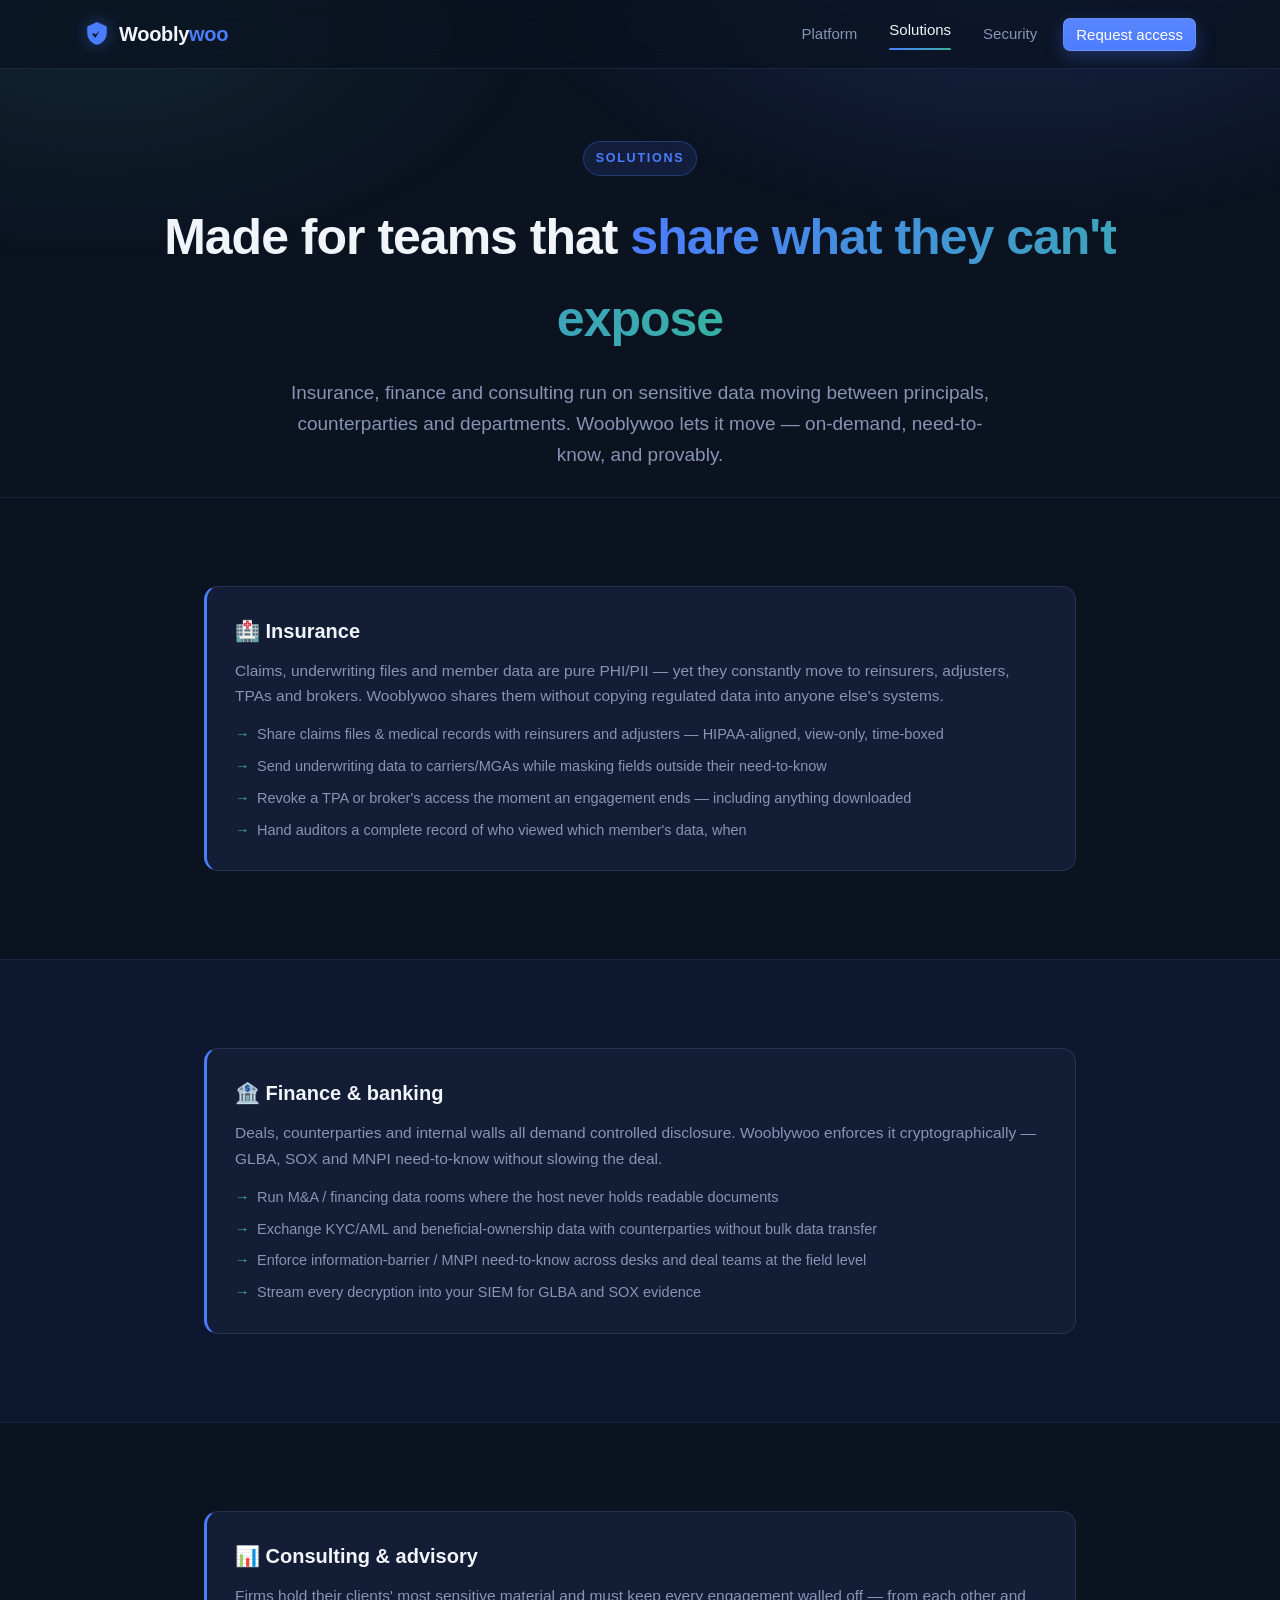
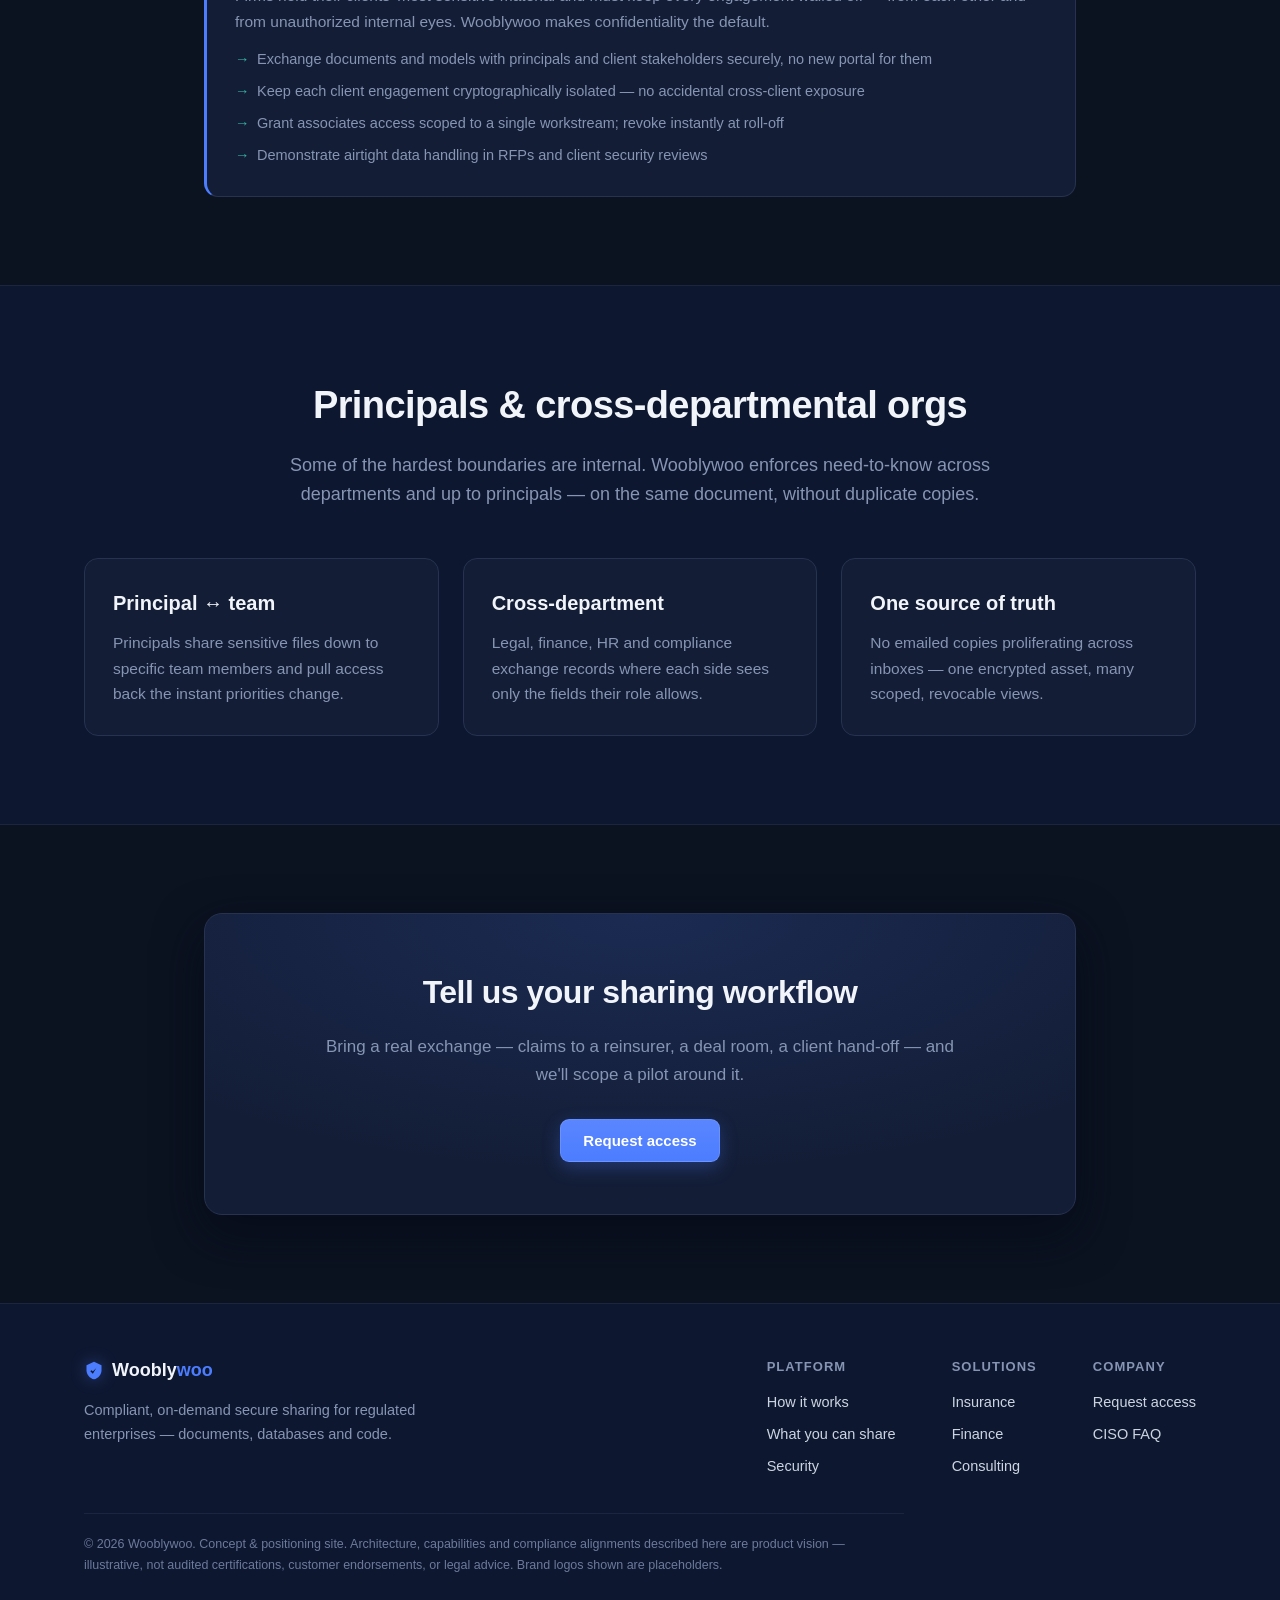
<file: solutions.html>
<!DOCTYPE html>
<html lang="en">
<head>
  <meta charset="UTF-8" />
  <meta name="viewport" content="width=device-width, initial-scale=1.0" />
  <title>Solutions — Insurance, Finance &amp; Consulting | Wooblywoo</title>
  <meta name="description" content="Wooblywoo solutions for insurance, finance and consulting: share claims and PHI with reinsurers, run deal data rooms and KYC/AML exchange, and manage principal, client and cross-departmental confidentiality." />
  <meta name="color-scheme" content="dark" />
  <link rel="icon" href="data:image/svg+xml,%3Csvg xmlns='http://www.w3.org/2000/svg' viewBox='0 0 24 24'%3E%3Cpath fill='%234c7dff' d='M12 1 3 5v6c0 5 3.8 9.7 9 11 5.2-1.3 9-6 9-11V5l-9-4Z'/%3E%3Cpath fill='%230b1220' d='m10.6 15.4-3-3 1.4-1.4 1.6 1.6 3.9-3.9L16 6.2l-5.4 9.2Z'/%3E%3C/svg%3E" />
  <link rel="stylesheet" href="styles.css" />
</head>
<body>
  <a class="skip-link" href="#main">Skip to content</a>

  <header class="site-header">
    <div class="container header-inner">
      <a class="logo" href="index.html" aria-label="Wooblywoo home">
        <svg class="logo-mark" viewBox="0 0 24 24" width="26" height="26" aria-hidden="true"><path fill="var(--accent)" d="M12 1 3 5v6c0 5 3.8 9.7 9 11 5.2-1.3 9-6 9-11V5l-9-4Z" /><path fill="var(--bg)" d="m10.6 15.4-3-3 1.4-1.4 1.6 1.6 3.9-3.9L16 6.2l-5.4 9.2Z" /></svg>
        <span>Woobly<span class="logo-accent">woo</span></span>
      </a>
      <button class="nav-toggle" aria-expanded="false" aria-controls="primary-nav" aria-label="Toggle navigation"><span></span><span></span><span></span></button>
      <nav id="primary-nav" class="primary-nav" aria-label="Primary">
        <a href="platform.html">Platform</a>
        <a href="solutions.html" class="active" aria-current="page">Solutions</a>
        <a href="security.html">Security</a>
        <a class="btn btn-primary btn-sm" href="contact.html">Request access</a>
      </nav>
    </div>
  </header>

  <main id="main">
    <section class="page-hero">
      <div class="container">
        <span class="eyebrow">Solutions</span>
        <h1>Made for teams that <span class="grad">share what they can't expose</span></h1>
        <p>Insurance, finance and consulting run on sensitive data moving between principals, counterparties and departments. Wooblywoo lets it move — on-demand, need-to-know, and provably.</p>
      </div>
    </section>

    <section class="section" id="insurance">
      <div class="container narrow">
        <div class="grid reveal-group">
          <article class="card industry">
            <h3>🏥 Insurance</h3>
            <p>Claims, underwriting files and member data are pure PHI/PII — yet they constantly move to reinsurers, adjusters, TPAs and brokers. Wooblywoo shares them without copying regulated data into anyone else's systems.</p>
            <ul class="use">
              <li>Share claims files &amp; medical records with reinsurers and adjusters — HIPAA-aligned, view-only, time-boxed</li>
              <li>Send underwriting data to carriers/MGAs while masking fields outside their need-to-know</li>
              <li>Revoke a TPA or broker's access the moment an engagement ends — including anything downloaded</li>
              <li>Hand auditors a complete record of who viewed which member's data, when</li>
            </ul>
          </article>
        </div>
      </div>
    </section>

    <section class="section section-alt" id="finance">
      <div class="container narrow">
        <div class="grid reveal-group">
          <article class="card industry">
            <h3>🏦 Finance &amp; banking</h3>
            <p>Deals, counterparties and internal walls all demand controlled disclosure. Wooblywoo enforces it cryptographically — GLBA, SOX and MNPI need-to-know without slowing the deal.</p>
            <ul class="use">
              <li>Run M&amp;A / financing data rooms where the host never holds readable documents</li>
              <li>Exchange KYC/AML and beneficial-ownership data with counterparties without bulk data transfer</li>
              <li>Enforce information-barrier / MNPI need-to-know across desks and deal teams at the field level</li>
              <li>Stream every decryption into your SIEM for GLBA and SOX evidence</li>
            </ul>
          </article>
        </div>
      </div>
    </section>

    <section class="section" id="consulting">
      <div class="container narrow">
        <div class="grid reveal-group">
          <article class="card industry">
            <h3>📊 Consulting &amp; advisory</h3>
            <p>Firms hold their clients' most sensitive material and must keep every engagement walled off — from each other and from unauthorized internal eyes. Wooblywoo makes confidentiality the default.</p>
            <ul class="use">
              <li>Exchange documents and models with principals and client stakeholders securely, no new portal for them</li>
              <li>Keep each client engagement cryptographically isolated — no accidental cross-client exposure</li>
              <li>Grant associates access scoped to a single workstream; revoke instantly at roll-off</li>
              <li>Demonstrate airtight data handling in RFPs and client security reviews</li>
            </ul>
          </article>
        </div>
      </div>
    </section>

    <section class="section section-alt" id="crossdept">
      <div class="container">
        <h2 class="section-title">Principals &amp; cross-departmental orgs</h2>
        <p class="section-lead">Some of the hardest boundaries are internal. Wooblywoo enforces need-to-know across departments and up to principals — on the same document, without duplicate copies.</p>
        <div class="grid grid-3 reveal-group">
          <article class="card"><h3>Principal ↔ team</h3><p>Principals share sensitive files down to specific team members and pull access back the instant priorities change.</p></article>
          <article class="card"><h3>Cross-department</h3><p>Legal, finance, HR and compliance exchange records where each side sees only the fields their role allows.</p></article>
          <article class="card"><h3>One source of truth</h3><p>No emailed copies proliferating across inboxes — one encrypted asset, many scoped, revocable views.</p></article>
        </div>
      </div>
    </section>

    <section class="section cta-section">
      <div class="container narrow"><div class="cta-card reveal">
        <h2>Tell us your sharing workflow</h2>
        <p>Bring a real exchange — claims to a reinsurer, a deal room, a client hand-off — and we'll scope a pilot around it.</p>
        <a class="btn btn-primary" href="contact.html">Request access</a>
      </div></div>
    </section>
  </main>

  <footer class="site-footer">
    <div class="container">
      <div class="footer-top">
        <div>
          <div class="footer-brand"><svg class="logo-mark" viewBox="0 0 24 24" width="20" height="20" aria-hidden="true"><path fill="var(--accent)" d="M12 1 3 5v6c0 5 3.8 9.7 9 11 5.2-1.3 9-6 9-11V5l-9-4Z" /><path fill="var(--bg)" d="m10.6 15.4-3-3 1.4-1.4 1.6 1.6 3.9-3.9L16 6.2l-5.4 9.2Z" /></svg><span>Woobly<span class="logo-accent">woo</span></span></div>
          <p>Compliant, on-demand secure sharing for regulated enterprises — documents, databases and code.</p>
        </div>
        <div class="footer-cols">
          <div class="footer-col"><h5>Platform</h5><a href="platform.html">How it works</a><a href="platform.html#assets">What you can share</a><a href="security.html">Security</a></div>
          <div class="footer-col"><h5>Solutions</h5><a href="solutions.html#insurance">Insurance</a><a href="solutions.html#finance">Finance</a><a href="solutions.html#consulting">Consulting</a></div>
          <div class="footer-col"><h5>Company</h5><a href="contact.html">Request access</a><a href="security.html#faq">CISO FAQ</a></div>
        </div>
      </div>
      <p class="footer-legal">© 2026 Wooblywoo. Concept &amp; positioning site. Architecture, capabilities and compliance alignments described here are product vision — illustrative, not audited certifications, customer endorsements, or legal advice. Brand logos shown are placeholders.</p>
    </div>
  </footer>

  <script src="site.js" defer></script>
</body>
</html>
</file>
<file: styles.css>
/* =====================================================================
   Wooblywoo — Refined enterprise-dark theme
   Compliant, on-demand secure sharing for regulated enterprises.
   Self-contained, no external fonts/assets. Multi-page marketing site.
   ===================================================================== */

:root {
  --bg:            #0b1220;   /* deep navy */
  --bg-2:          #0e1730;   /* alt section */
  --surface:       #131d36;   /* panels / cards */
  --surface-2:     #18234172; /* subtle */
  --surface-hover: #1a2748;
  --border:        #26324f;
  --border-soft:   #1b2540;
  --text:          #cbd5e1;   /* cool grey */
  --text-bright:   #f1f5f9;
  --text-muted:    #8695b3;
  --accent:        #4c7dff;   /* indigo */
  --accent-2:      #37b0a3;   /* teal */
  --accent-soft:   rgba(76, 125, 255, .12);
  --accent-line:   rgba(76, 125, 255, .28);
  --good:          #37b0a3;
  --bad:           #f2607d;
  --radius:        14px;
  --radius-sm:     9px;
  --maxw:          1160px;
  --shadow:        0 18px 48px rgba(3, 8, 20, .55);
  --font: -apple-system, BlinkMacSystemFont, "Segoe UI", Roboto, Helvetica, Arial, sans-serif;
  --mono: "SFMono-Regular", "SF Mono", ui-monospace, Consolas, "Liberation Mono", Menlo, monospace;
}

* { box-sizing: border-box; }
html { scroll-behavior: smooth; }
body {
  margin: 0; font-family: var(--font); background: var(--bg); color: var(--text);
  line-height: 1.65; -webkit-font-smoothing: antialiased; overflow-x: hidden;
}
body::before {
  content: ""; position: fixed; inset: 0 0 auto 0; height: 640px; z-index: 0; pointer-events: none;
  background:
    radial-gradient(58% 60% at 80% -6%, rgba(76, 125, 255, .18), transparent 70%),
    radial-gradient(48% 52% at 8% 4%, rgba(55, 176, 163, .12), transparent 72%);
}
.container { width: 100%; max-width: var(--maxw); margin: 0 auto; padding: 0 24px; }
.container.narrow { max-width: 920px; }
a { color: var(--accent); text-decoration: none; }
a:hover { text-decoration: underline; }
h1, h2, h3 { color: var(--text-bright); }
code {
  font-family: var(--mono); font-size: .88em; background: var(--border-soft);
  border: 1px solid var(--border); padding: .08em .38em; border-radius: 5px; color: #d7e0f2;
}
.visually-hidden { position:absolute; width:1px; height:1px; padding:0; margin:-1px; overflow:hidden; clip:rect(0 0 0 0); white-space:nowrap; border:0; }
.skip-link { position:absolute; left:-999px; top:0; z-index:200; background:var(--accent); color:#fff; padding:10px 16px; border-radius:0 0 8px 0; }
.skip-link:focus { left:0; }

/* -------------------------- Buttons -------------------------- */
.btn {
  display:inline-flex; align-items:center; justify-content:center; gap:8px;
  font-weight:600; font-size:15px; line-height:1; padding:13px 22px; border-radius:var(--radius-sm);
  border:1px solid transparent; cursor:pointer; transition:.18s ease; white-space:nowrap;
}
.btn:hover { text-decoration:none; }
.btn-sm { padding:9px 15px; font-size:14px; }
.btn-primary {
  background:linear-gradient(180deg, #5a86ff, var(--accent)); color:#fff;
  border-color:rgba(255,255,255,.12); box-shadow:0 6px 18px rgba(76,125,255,.28);
}
.btn-primary:hover { filter:brightness(1.06); transform:translateY(-1px); }
.btn-ghost { background:transparent; color:var(--text-bright); border-color:var(--border); }
.btn-ghost:hover { background:var(--surface); border-color:#3a486e; transform:translateY(-1px); }

/* -------------------------- Header / nav -------------------------- */
.site-header {
  position:sticky; top:0; z-index:100; background:rgba(11,18,32,.72);
  backdrop-filter:blur(12px); -webkit-backdrop-filter:blur(12px); border-bottom:1px solid var(--border-soft);
}
.header-inner { display:flex; align-items:center; justify-content:space-between; height:68px; }
.logo { display:flex; align-items:center; gap:9px; font-size:20px; font-weight:800; color:var(--text-bright); letter-spacing:-.3px; }
.logo:hover { text-decoration:none; }
.logo-accent { color:var(--accent); }
.logo-mark { flex:none; filter:drop-shadow(0 0 8px rgba(76,125,255,.4)); }
.primary-nav { display:flex; align-items:center; gap:8px; }
.primary-nav a { color:var(--text-muted); font-size:15px; font-weight:500; padding:8px 12px; border-radius:7px; }
.primary-nav a:hover { color:var(--text-bright); text-decoration:none; background:var(--surface); }
.primary-nav a.active { color:var(--text-bright); }
.primary-nav a.active:not(.btn)::after { content:""; display:block; height:2px; margin-top:5px; border-radius:2px; background:linear-gradient(90deg,var(--accent),var(--accent-2)); }
.primary-nav a.btn { color:#fff; margin-left:6px; }
.nav-toggle { display:none; flex-direction:column; gap:5px; background:none; border:0; cursor:pointer; padding:8px; }
.nav-toggle span { width:22px; height:2px; background:var(--text); border-radius:2px; transition:.2s; }
.nav-toggle[aria-expanded="true"] span:nth-child(1){ transform:translateY(7px) rotate(45deg); }
.nav-toggle[aria-expanded="true"] span:nth-child(2){ opacity:0; }
.nav-toggle[aria-expanded="true"] span:nth-child(3){ transform:translateY(-7px) rotate(-45deg); }

/* -------------------------- Sections -------------------------- */
.section { position:relative; z-index:1; padding:88px 0; border-top:1px solid var(--border-soft); }
.section-alt { background:var(--bg-2); }
.eyebrow {
  display:inline-block; font-size:12.5px; font-weight:600; letter-spacing:.14em; text-transform:uppercase;
  color:var(--accent); background:var(--accent-soft); border:1px solid var(--accent-line);
  padding:6px 12px; border-radius:999px; margin-bottom:20px;
}
.section-title { font-size:clamp(26px,3.4vw,38px); font-weight:800; letter-spacing:-.6px; text-align:center; margin:0 0 14px; }
.section-lead { max-width:760px; margin:0 auto 48px; text-align:center; font-size:18px; color:var(--text-muted); }
.grad { background:linear-gradient(92deg, var(--accent), var(--accent-2)); -webkit-background-clip:text; background-clip:text; -webkit-text-fill-color:transparent; }

/* -------------------------- Home hero -------------------------- */
.hero { position:relative; z-index:1; padding:76px 0 84px; }
.hero-grid { display:grid; grid-template-columns:1.06fr .94fr; gap:54px; align-items:center; }
.hero h1 { font-size:clamp(36px,5.2vw,58px); line-height:1.05; font-weight:800; letter-spacing:-1.4px; margin:0 0 22px; }
.hero-sub { font-size:19px; color:var(--text-muted); max-width:580px; margin:0 0 30px; }
.hero-sub em { color:var(--text); font-style:normal; font-weight:600; }
.hero-cta { display:flex; flex-wrap:wrap; gap:14px; margin-bottom:28px; }
.hero-note { font-size:13.5px; color:var(--text-muted); }

/* Page hero (subpages) */
.page-hero { position:relative; z-index:1; padding:72px 0 26px; text-align:center; }
.page-hero h1 { font-size:clamp(32px,4.6vw,50px); font-weight:800; letter-spacing:-1px; margin:0 0 16px; }
.page-hero p { max-width:720px; margin:0 auto; font-size:19px; color:var(--text-muted); }

/* -------------------------- Compliance strip -------------------------- */
.compliance-strip { display:flex; flex-wrap:wrap; justify-content:center; gap:10px 12px; list-style:none; padding:0; margin:0; }
.compliance-strip li {
  display:inline-flex; align-items:center; gap:7px; font-size:13.5px; font-weight:600; color:var(--text);
  border:1px solid var(--border); background:var(--surface); padding:8px 14px; border-radius:999px;
}
.compliance-strip li .dot { width:7px; height:7px; border-radius:50%; background:var(--accent-2); }

/* -------------------------- Grids & cards -------------------------- */
.grid { display:grid; gap:24px; }
.grid-2 { grid-template-columns:repeat(2,1fr); }
.grid-3 { grid-template-columns:repeat(3,1fr); }
.grid-4 { grid-template-columns:repeat(4,1fr); }
.card {
  background:var(--surface); border:1px solid var(--border); border-radius:var(--radius); padding:28px;
  transition:transform .2s ease, border-color .2s ease, background .2s ease;
}
.card:hover { transform:translateY(-4px); border-color:#33436b; background:var(--surface-hover); }
.card h3 { margin:0 0 10px; font-size:20px; }
.card p { margin:0; color:var(--text-muted); font-size:15.5px; }
.card.mini { padding:24px; }
.card.mini h3 { font-size:17px; }
.card-icon {
  width:46px; height:46px; border-radius:11px; display:flex; align-items:center; justify-content:center;
  background:var(--accent-soft); border:1px solid var(--accent-line); margin-bottom:16px;
}
.card-icon svg { width:24px; height:24px; }
.feature-row { display:flex; gap:18px; align-items:flex-start; }
.feature-row .card-icon { margin:2px 0 0; flex:none; }

/* Pillar cards (documents / databases / code) */
.pillar { position:relative; overflow:hidden; }
.pillar::before { content:""; position:absolute; inset:0 0 auto 0; height:3px; background:linear-gradient(90deg,var(--accent),var(--accent-2)); opacity:.9; }
.pillar .tag { display:inline-block; font-size:12px; font-weight:700; letter-spacing:.06em; text-transform:uppercase; color:var(--accent-2); margin-bottom:10px; }

/* Industry cards */
.industry { border-left:3px solid var(--accent); }
.industry h3 { display:flex; align-items:center; gap:10px; }
.industry .use { list-style:none; padding:0; margin:14px 0 0; display:grid; gap:8px; }
.industry .use li { position:relative; padding-left:22px; font-size:14.5px; color:var(--text-muted); }
.industry .use li::before { content:"→"; position:absolute; left:0; color:var(--accent-2); font-weight:700; }

/* -------------------------- Compliance grid -------------------------- */
.frameworks { display:grid; grid-template-columns:repeat(3,1fr); gap:16px; }
.framework { background:var(--surface); border:1px solid var(--border); border-radius:var(--radius-sm); padding:20px 22px; }
.framework h4 { margin:0 0 4px; font-size:16px; color:var(--text-bright); }
.framework p { margin:0; font-size:14px; color:var(--text-muted); }

/* -------------------------- Trusted-by logo wall -------------------------- */
.trusted { padding:44px 0; border-top:1px solid var(--border-soft); position:relative; z-index:1; }
.trusted-eyebrow { text-align:center; text-transform:uppercase; letter-spacing:.14em; font-size:12.5px; font-weight:600; color:var(--text-muted); margin:0 0 28px; }
.logo-wall { list-style:none; margin:0; padding:0; display:grid; grid-template-columns:repeat(4,1fr); gap:22px 24px; align-items:center; }
.brand { display:flex; align-items:center; justify-content:center; gap:10px; color:var(--text-muted); opacity:.7; filter:grayscale(1); padding:10px 6px; transition:.2s ease; }
.brand:hover { opacity:1; color:var(--text); filter:none; transform:translateY(-2px); }
.brand svg { flex:none; }
.brand .wordmark { font-weight:700; font-size:18px; letter-spacing:-.3px; }

/* -------------------------- Flow steps -------------------------- */
.flow { display:flex; align-items:stretch; justify-content:center; gap:6px; list-style:none; padding:0; margin:0 0 8px; flex-wrap:wrap; }
.flow-step { flex:1 1 200px; max-width:250px; background:var(--surface); border:1px solid var(--border); border-radius:var(--radius); padding:22px 20px; }
.flow-num { display:inline-flex; align-items:center; justify-content:center; width:30px; height:30px; border-radius:50%; margin-bottom:12px; background:var(--accent-soft); color:var(--accent); border:1px solid var(--accent-line); font-weight:700; }
.flow-step h3 { margin:0 0 6px; font-size:16.5px; }
.flow-step p { margin:0; font-size:14px; color:var(--text-muted); }
.flow-arrow { display:flex; align-items:center; color:#3a486e; font-size:24px; font-weight:700; flex:0 0 auto; padding:0 2px; }

/* -------------------------- Injection demo -------------------------- */
.demo { margin:0; border:1px solid var(--border); border-radius:var(--radius); background:#0a1122; box-shadow:var(--shadow); overflow:hidden; }
.demo-chrome { display:flex; align-items:center; gap:14px; padding:11px 14px; background:var(--surface); border-bottom:1px solid var(--border); }
.demo-dots { display:flex; gap:7px; }
.demo-dots span { width:11px; height:11px; border-radius:50%; background:#2c3a5c; }
.demo-file { font-family:var(--mono); font-size:12.5px; color:var(--text-muted); }
.demo-file .demo-name { color:var(--text); }
.demo-toggle { margin-left:auto; display:inline-flex; align-items:center; gap:7px; font-size:12.5px; font-weight:600; color:var(--text-muted); background:#0a1122; border:1px solid var(--border); border-radius:6px; padding:6px 11px; cursor:pointer; transition:.18s; }
.demo-toggle:hover { border-color:#3a486e; color:var(--text); }
.demo-toggle[aria-pressed="true"] { border-color:var(--accent-2); color:var(--accent-2); }
.demo-code { font-family:var(--mono); font-size:13px; line-height:1.9; padding:16px 4px 18px; min-height:300px; }
.code-row { display:flex; align-items:baseline; padding:0 8px; white-space:pre; }
.code-row .gutter { flex:none; width:34px; text-align:right; padding-right:14px; color:#3a486e; user-select:none; position:relative; }
.code-row .shield { position:absolute; right:-2px; top:0; font-size:10px; opacity:0; transition:opacity .3s ease .15s; cursor:help; }
.code-row.decrypted .shield { opacity:1; }
.code-row .content { flex:1 1 auto; overflow:hidden; text-overflow:ellipsis; }
.code-row .content .cipher { color:#586a92; letter-spacing:.5px; }
.code-row.decrypted .content { animation:gc-fade .45s ease-out both; }
@keyframes gc-fade { from{opacity:0; transform:translateX(-6px); filter:blur(3px);} to{opacity:1; transform:translateX(0); filter:blur(0);} }
.tok-key{color:#7aa2ff;} .tok-fn{color:#6bd6c6;} .tok-str{color:#9ecbff;} .tok-num{color:#7aa2ff;} .tok-com{color:#8695b3; font-style:italic;} .tok-punc{color:#cbd5e1;} .tok-var{color:#e0b978;}
.demo-caption { display:flex; flex-direction:column; gap:3px; padding:12px 16px 15px; border-top:1px solid var(--border); font-size:12.5px; color:var(--text-muted); background:var(--surface); }
#demo-status { color:var(--text); font-weight:500; }
.demo-note { font-size:11.5px; opacity:.8; }

/* -------------------------- Comparison table -------------------------- */
.table-wrap { overflow-x:auto; border-radius:var(--radius); border:1px solid var(--border); }
.compare { width:100%; border-collapse:collapse; background:var(--surface); min-width:720px; }
.compare th, .compare td { padding:16px 18px; text-align:left; border-bottom:1px solid var(--border); font-size:15px; vertical-align:top; }
.compare thead th { background:rgba(19,29,54,.7); font-weight:700; }
.compare tbody th { color:var(--text-bright); font-weight:600; }
.compare .col-us, .compare td.pos { color:var(--accent-2); }
.compare td.pos { font-weight:600; }
.compare td.neg { color:var(--text-muted); }
.compare tbody tr:last-child th, .compare tbody tr:last-child td { border-bottom:0; }
.compare .col-us, .compare tbody td.pos { border-left:1px solid var(--accent-line); }
.compare tbody td.pos { background:rgba(76,125,255,.05); }

/* -------------------------- Pull quote / FAQ -------------------------- */
.pull-quote { max-width:820px; margin:44px auto 0; padding:26px 30px; border-left:3px solid var(--accent); background:var(--surface); border-radius:0 var(--radius) var(--radius) 0; font-size:19px; color:var(--text-bright); }
.pull-quote em { color:var(--accent); font-style:normal; }
.faq { display:grid; gap:14px; }
.faq-item { background:var(--surface); border:1px solid var(--border); border-radius:var(--radius); padding:4px 22px; }
.faq-item summary { cursor:pointer; padding:18px 30px 18px 0; font-weight:600; font-size:16.5px; color:var(--text-bright); list-style:none; position:relative; }
.faq-item summary::-webkit-details-marker { display:none; }
.faq-item summary::after { content:"+"; position:absolute; right:2px; top:50%; transform:translateY(-50%); font-size:22px; font-weight:400; color:var(--text-muted); transition:transform .2s; }
.faq-item[open] summary::after { content:"−"; }
.faq-item p { margin:0 0 20px; color:var(--text-muted); font-size:15.5px; }

/* -------------------------- CTA band + contact form -------------------------- */
.cta-section { border-top:1px solid var(--border-soft); }
.cta-card { background:radial-gradient(120% 140% at 50% 0%, rgba(76,125,255,.14), transparent 62%), var(--surface); border:1px solid var(--border); border-radius:18px; padding:52px 44px; text-align:center; box-shadow:var(--shadow); }
.cta-card h2 { font-size:clamp(24px,3vw,32px); margin:0 0 14px; letter-spacing:-.5px; }
.cta-card > p { max-width:640px; margin:0 auto 30px; color:var(--text-muted); font-size:17px; }
.form-panel { max-width:620px; margin:0 auto; background:var(--surface); border:1px solid var(--border); border-radius:var(--radius); padding:28px; text-align:left; }
.form-fallback { margin:0; display:flex; flex-direction:column; gap:12px; }
.form-fallback .input-row { display:flex; gap:12px; }
.form-fallback input:not([type="hidden"]) { flex:1; width:100%; background:var(--bg); border:1px solid var(--border); padding:13px 16px; border-radius:var(--radius-sm); color:var(--text-bright); font-size:15px; font-family:var(--font); }
.form-fallback input::placeholder { color:#586a92; }
.form-fallback input:not([type="hidden"]):focus { outline:none; border-color:var(--accent); box-shadow:0 0 0 3px rgba(76,125,255,.28); }
.form-msg { min-height:20px; margin:14px 0 0; font-size:14.5px; font-weight:500; }
.form-msg.ok { color:var(--good); }
.form-msg.err { color:var(--bad); }
.cta-fineprint { margin:18px 0 0; font-size:13px; color:var(--text-muted); }

/* -------------------------- Focus -------------------------- */
a:focus-visible, button:focus-visible, summary:focus-visible, input:focus-visible { outline:2px solid var(--accent); outline-offset:2px; border-radius:4px; }

/* -------------------------- Footer -------------------------- */
.site-footer { border-top:1px solid var(--border-soft); padding:52px 0 40px; background:var(--bg-2); position:relative; z-index:1; }
.footer-top { display:flex; justify-content:space-between; gap:32px; flex-wrap:wrap; margin-bottom:30px; }
.footer-brand { display:inline-flex; align-items:center; gap:8px; font-weight:800; font-size:18px; color:var(--text-bright); }
.footer-brand + p { color:var(--text-muted); font-size:14.5px; max-width:340px; margin:10px 0 0; }
.footer-cols { display:flex; gap:56px; flex-wrap:wrap; }
.footer-col h5 { margin:0 0 10px; font-size:13px; text-transform:uppercase; letter-spacing:.08em; color:var(--text-muted); }
.footer-col a { display:block; color:var(--text); font-size:14.5px; padding:4px 0; }
.footer-col a:hover { color:var(--accent); text-decoration:none; }
.footer-legal { border-top:1px solid var(--border-soft); padding-top:20px; color:#6c7a9c; font-size:12.5px; max-width:820px; }

/* -------------------------- Reveal -------------------------- */
.reveal, .reveal-group > * { opacity:0; transform:translateY(18px); transition:opacity .55s ease, transform .55s ease; }
.reveal.in, .reveal-group.in > * { opacity:1; transform:none; }
.reveal-group.in > *:nth-child(2){ transition-delay:.08s; }
.reveal-group.in > *:nth-child(3){ transition-delay:.16s; }
.reveal-group.in > *:nth-child(4){ transition-delay:.24s; }
.reveal-group.in > *:nth-child(5){ transition-delay:.3s; }
.reveal-group.in > *:nth-child(6){ transition-delay:.36s; }

/* -------------------------- Responsive -------------------------- */
@media (max-width:920px){
  .hero-grid { grid-template-columns:1fr; gap:42px; }
  .grid-4 { grid-template-columns:repeat(2,1fr); }
  .frameworks { grid-template-columns:repeat(2,1fr); }
  .flow-arrow { display:none; }
  .flow-step { max-width:none; }
}
@media (max-width:760px){
  .nav-toggle { display:flex; }
  .primary-nav {
    position:absolute; top:68px; left:0; right:0; flex-direction:column; align-items:stretch; gap:2px;
    background:rgba(11,18,32,.98); backdrop-filter:blur(12px); border-bottom:1px solid var(--border);
    padding:12px 24px 20px; transform:translateY(-8px); opacity:0; pointer-events:none; transition:.2s;
  }
  .primary-nav.open { transform:none; opacity:1; pointer-events:auto; }
  .primary-nav a { padding:12px 6px; border-bottom:1px solid var(--border-soft); }
  .primary-nav a.active:not(.btn)::after { display:none; }
  .primary-nav a.btn { margin:8px 0 0; border-bottom:0; text-align:center; }
  .section { padding:64px 0; }
  .grid-2, .grid-3 { grid-template-columns:1fr; }
  .logo-wall { grid-template-columns:repeat(2,1fr); gap:16px; }
  .frameworks { grid-template-columns:1fr; }
  .cta-card { padding:38px 22px; }
  .form-fallback .input-row { flex-direction:column; }
  .pull-quote { font-size:17px; padding:22px; }
}
@media (max-width:440px){ .grid-4 { grid-template-columns:1fr; } .brand .wordmark { font-size:16px; } }

/* -------------------------- Reduced motion -------------------------- */
@media (prefers-reduced-motion: reduce){
  html { scroll-behavior:auto; }
  *,*::before,*::after { animation-duration:.001ms !important; animation-iteration-count:1 !important; transition-duration:.001ms !important; }
  .reveal, .reveal-group > * { opacity:1; transform:none; }
  .code-row.decrypted .content { animation:none; }
}
</file>
